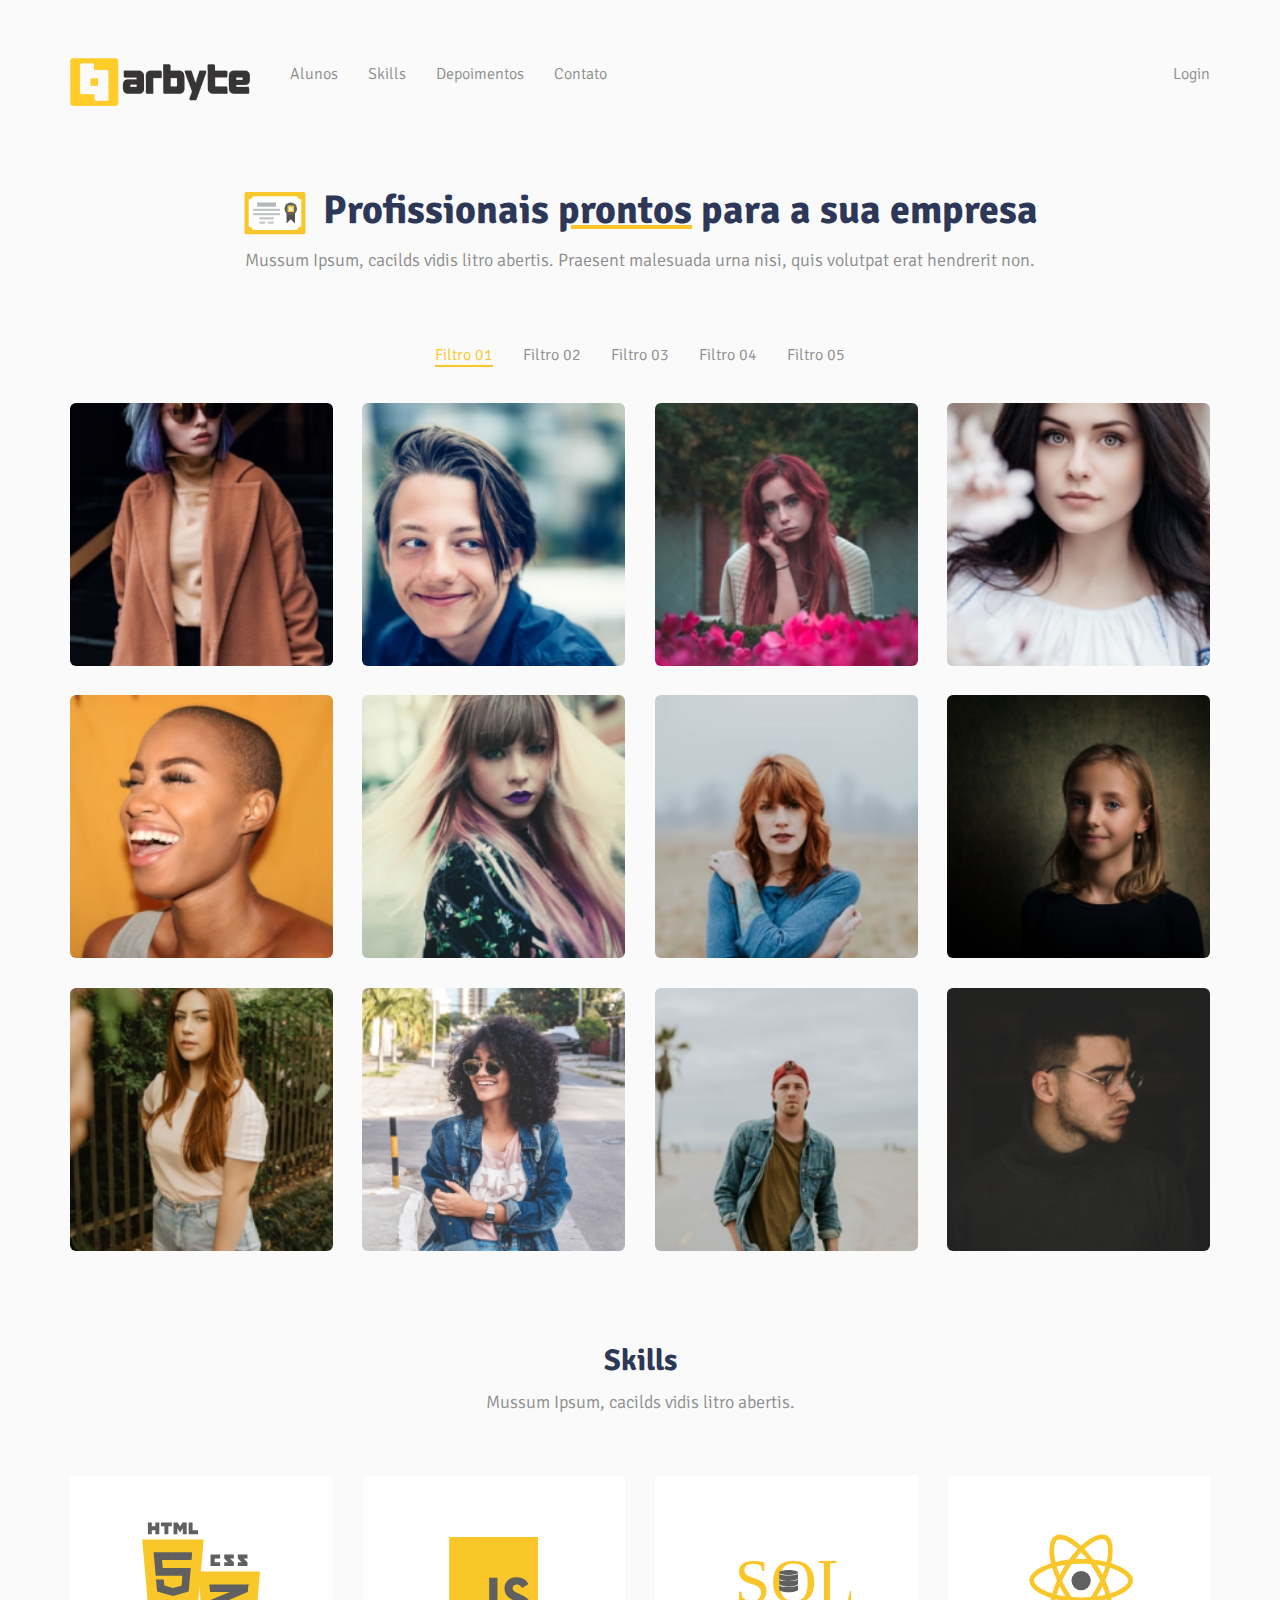
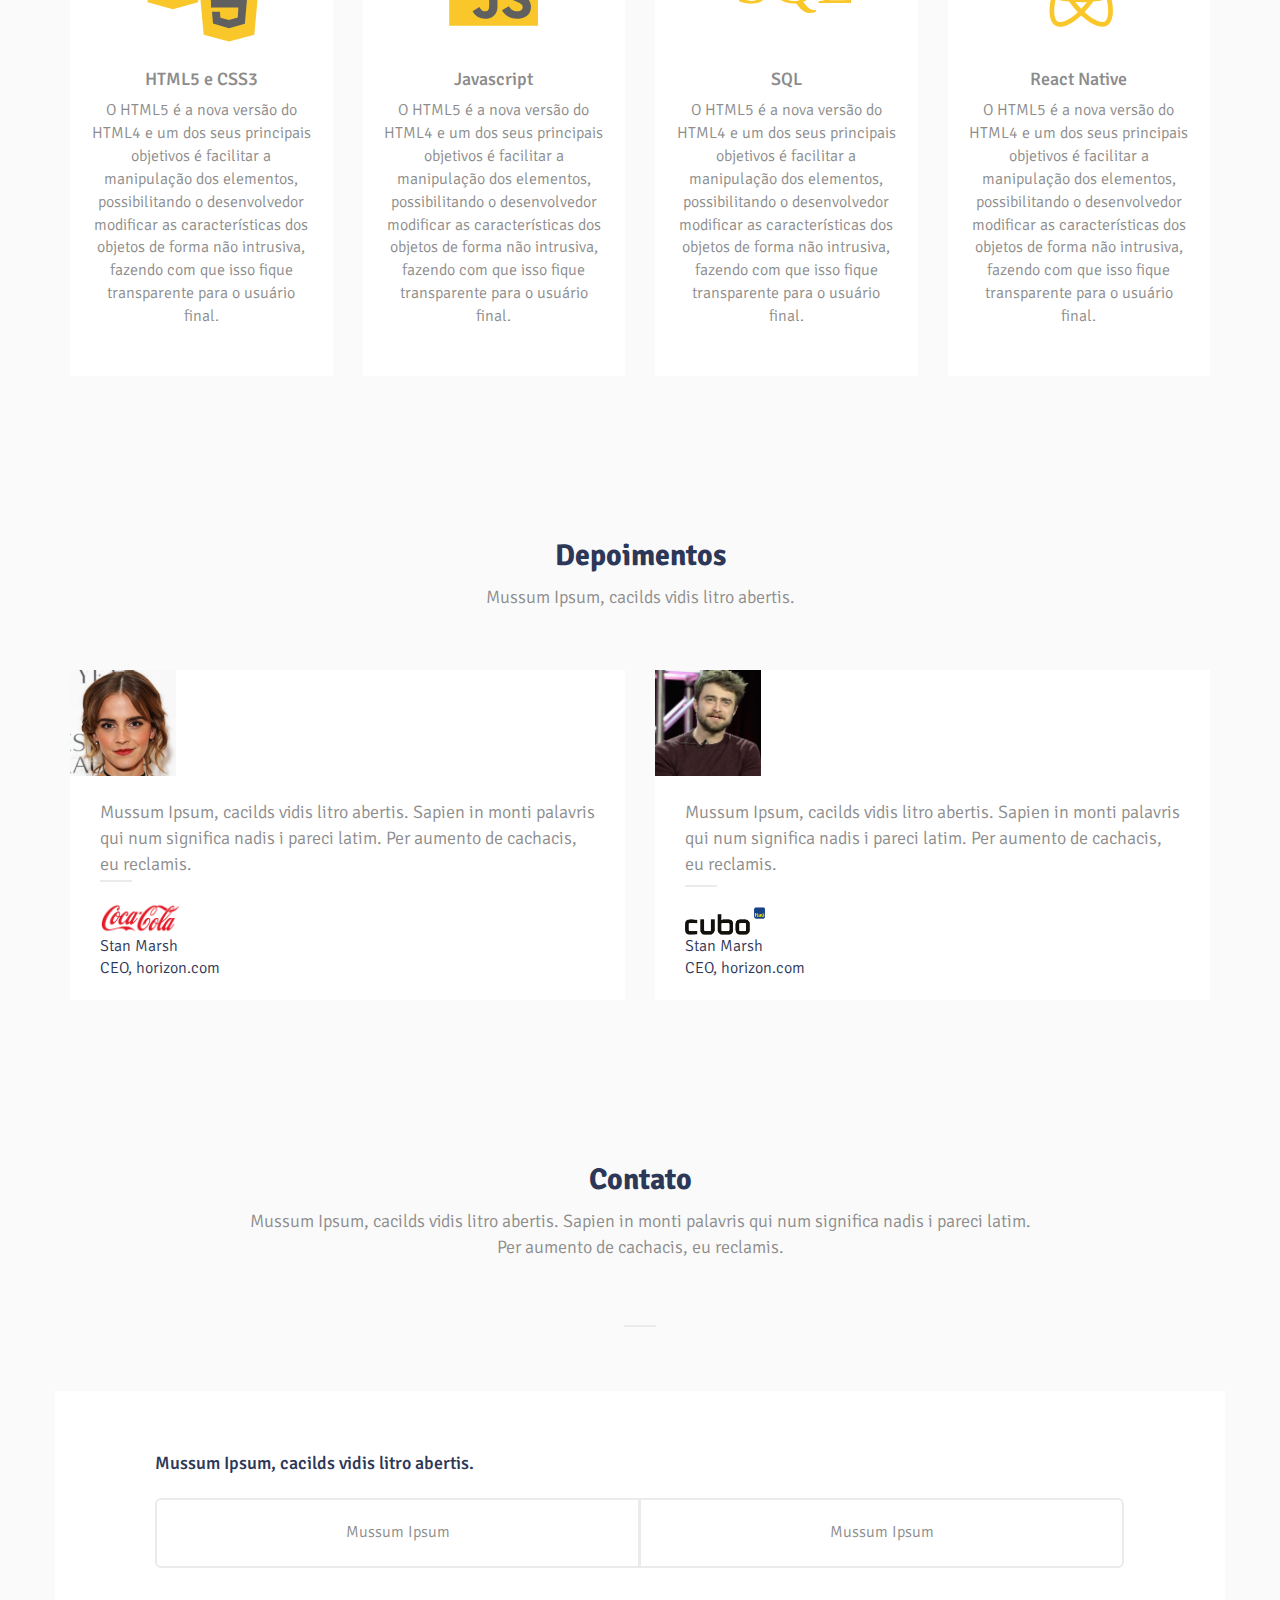
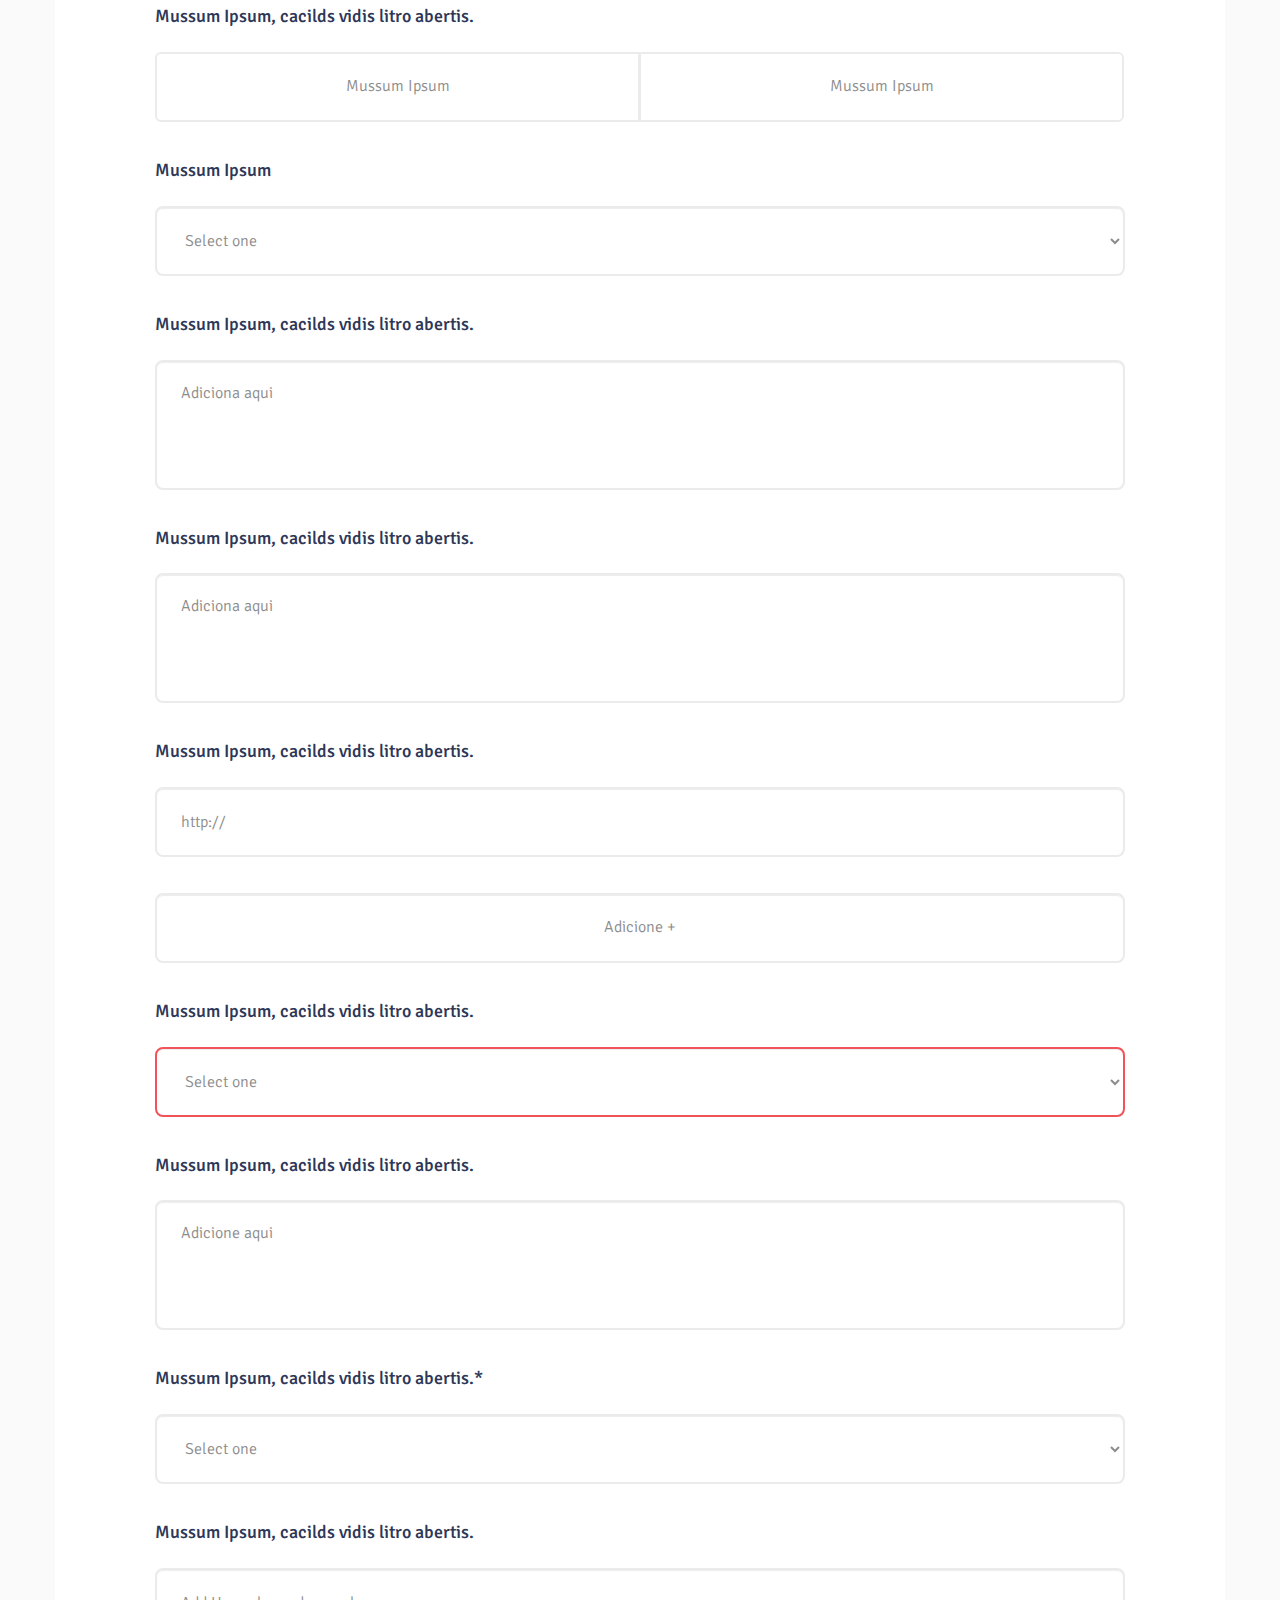
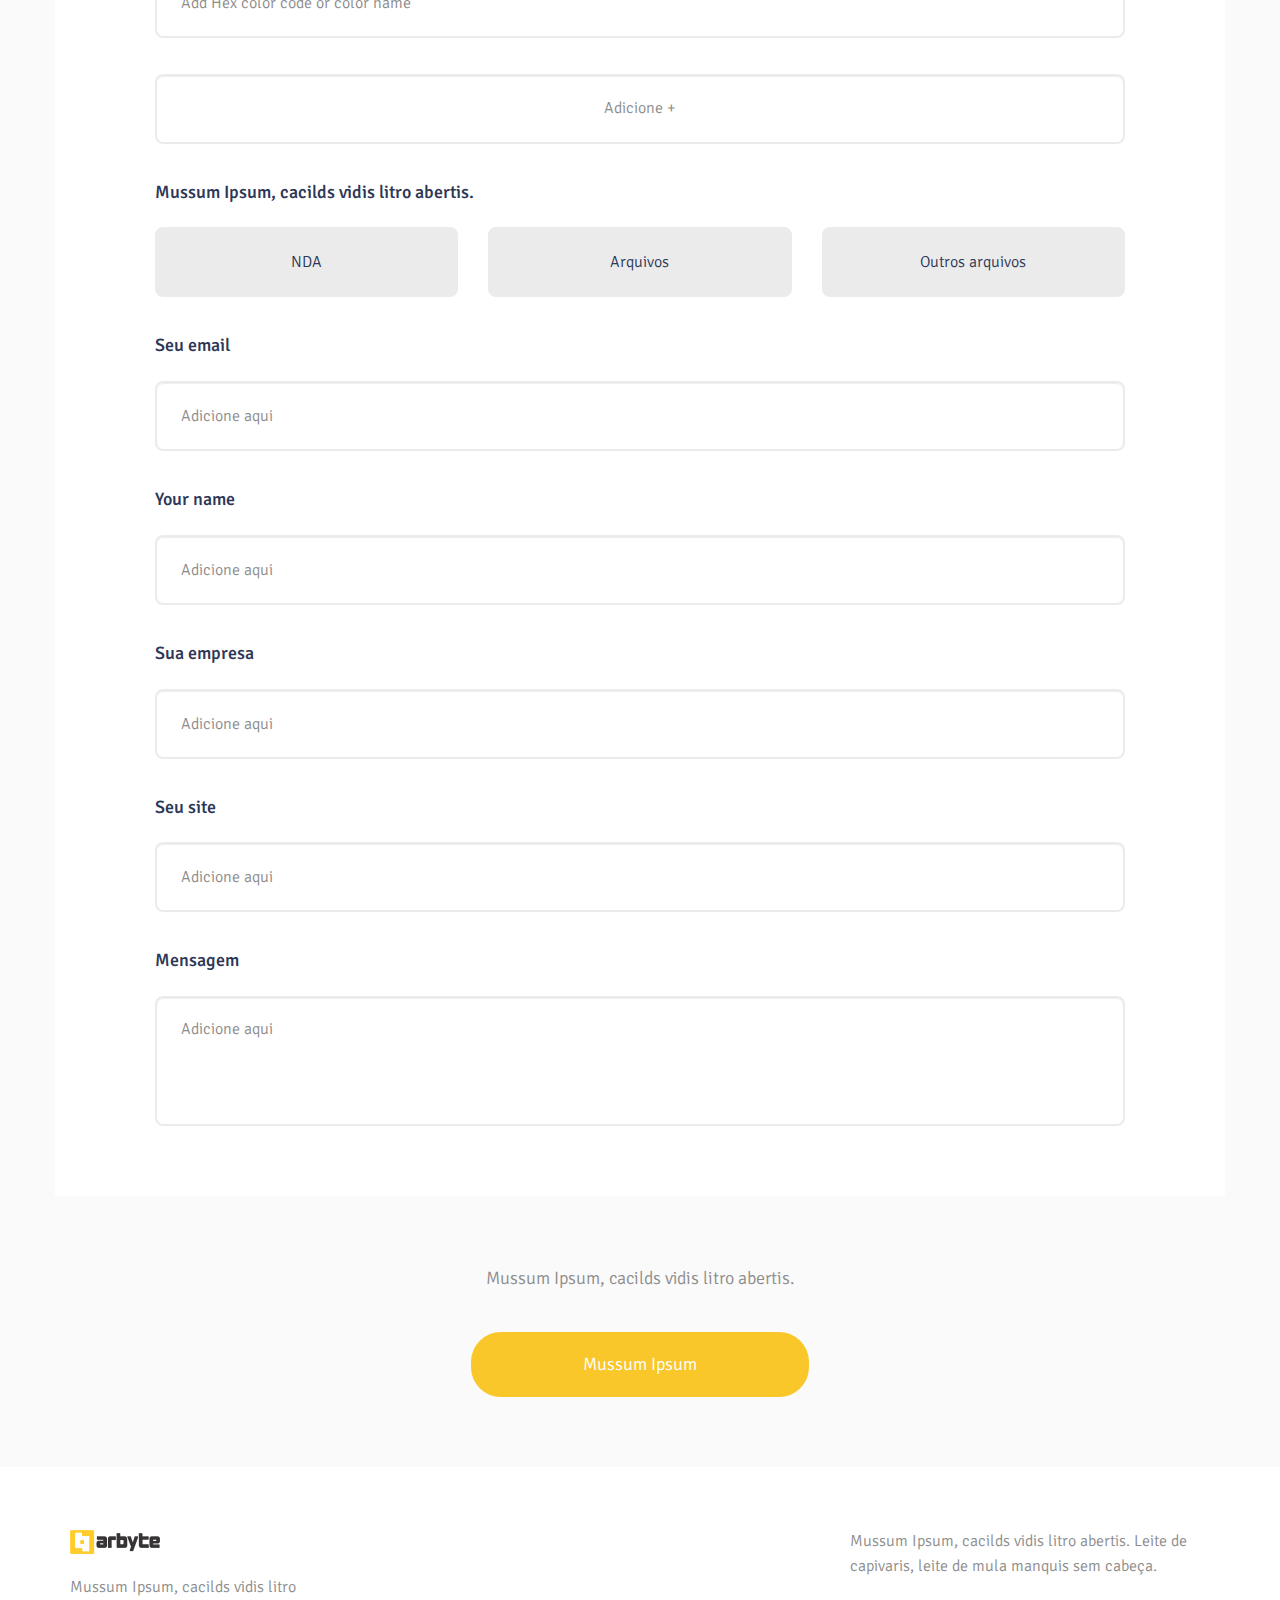
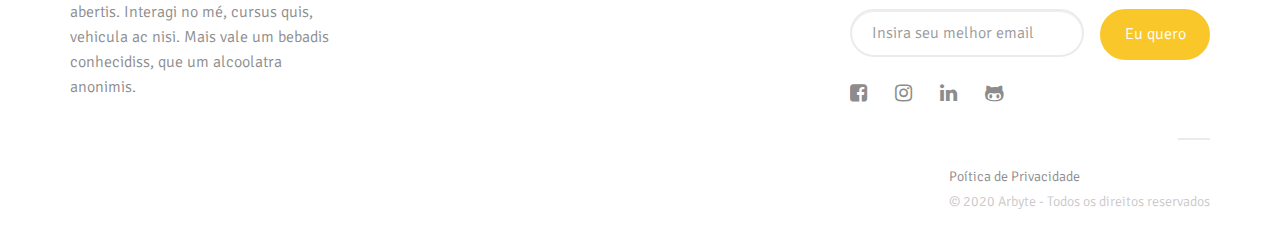
<file: index.html>
<!DOCTYPE html>
<html lang="pt-br">
    <head>
        <meta http-equiv="Content-Type" content="text/html; charset=utf-8">
        <meta http-equiv="X-UA-Compatible" content="IE=edge">
        <meta name="viewport" content="width=device-width, initial-scale=1">
        <meta name="author" content="Arbyte">
        <title>Classificados Arbyte</title>

        <!-- FONTS -->
        <!--Signika-->
        <link href="https://fonts.googleapis.com/css?family=Signika:300,400,600,700" rel="stylesheet">
        <!--Font Awesome-->
        <link href="fonts/font_awesome/css/font-awesome.css" rel="stylesheet">

        <!-- STYLESHEET -->
        <!-- Vendor -->
        <link href="external/bootstrap/bootstrap.min.css" rel="stylesheet">
        <!-- Custom -->
        <link href="css/style.css" rel="stylesheet">

        <!-- HTML5 shim and Respond.js IE8 support of HTML5 elements and media queries -->
        <!--[if lt IE 9]>
        <script src="https://oss.maxcdn.com/libs/html5shiv/3.7.0/html5shiv.js"></script>
        <script src="https://oss.maxcdn.com/libs/respond.js/1.3.0/respond.min.js"></script>
        <![endif]-->

        <link rel="icon" type="image/png" sizes="16x16" href="/images/favicon-16x16.png">

    </head>
    <body>
        
        <!-- HEADER -->
        <header>
            <div class="container">
                <a href="index.html" class="logo pull-left">
                    <img src="images/logo-arbyte.png" alt="logo">
                </a>
                <nav>
                   <!-- <div class="dropdown pull-left">
                        <a data-toggle="dropdown" href="#">Store <b class="caret"></b></a>
                        <ul class="dropdown-menu" role="menu" aria-labelledby="dLabel">
                            <li><a href="index.html">Home Page</a></li>
                            <li><a href="browse.html">Browse Page</a></li>
                            <li><a href="single_item.html">Single Item Page</a></li>
                            <li><a href="single_item_themeforest_affiliate.html">Single Item Themeforest Affiliate Page</a></li>
                            <li><a href="login.html">Login Page</a></li>
                            <li><a href="signup.html">Signup Page</a></li>
                            <li><a href="services.html">Services Page</a></li>
                            <li><a href="order_service.html">Order Service Page</a></li>
                            <li><a href="cart.html">Cart Page</a></li>
                            <li><a href="downloads.html">Downloads Page</a></li>
                            <li><a href="works.html">Works Page</a></li>
                            <li><a href="case_study.html">Case Study Page</a></li>
                            <li><a href="pricing.html">Pricing Page</a></li>
                            <li><a href="knowledge_base.html">Knowledge Base Page</a></li>
                            <li><a href="knowledge_base_browse_topic.html">Knowledge Base Browse Topic Page</a></li>
                            <li><a href="knowledge_base_single_topic.html">Knowledge Base Single Topic Page</a></li>
                            <li><a href="contact_support.html">Contact Support Page</a></li>
                            <li><a href="about_us.html">About Us Page</a></li>
                        </ul> 
                    </div> -->
                    <ul class="list-inline pull-left">
                        <li><a href="#alunos">Alunos</a></li>
                        <li><a href="#skills">Skills</a></li>
                        <li><a href="#depoimentos">Depoimentos</a></li>
                        <li><a href="#contato">Contato</a></li>
                    </ul>
                    <ul class="list-inline pull-right">
                        <li><i class="fas fa-user-circle"></i><a href="login.html">Login</a></li>
                       <!-- <li><a href="cart.html">Your Cart</a></li> -->
                    </ul>
                </nav>
            </div>
        </header>

        <!-- MAIN -->
        <main class="home">
            <div class="container">
                <section class="text-block mb-70">
                    <div class="hover"></div>
                    <h1 class="text-center"><img class="icone" src="images/certificate.svg" alt="">Profissionais <u>prontos</u> para a sua empresa</h1>
                    <p class="text-center">Mussum Ipsum, cacilds vidis litro abertis. Praesent malesuada urna nisi, quis volutpat erat hendrerit non. </p>
                </section>
                
                
               


                <ul class="list-inline list-menu navigation-isotope" id="alunos">
                    <li class="button" data-filter="*"><a href="#">Filtro 01</a></li>
                    <li class="button" data-filter=".site-template"><a href="#">Filtro 02</a></li>
                    <li class="button" data-filter=".psd-template"><a href="#">Filtro 03</a></li>
                    <li class="button" data-filter=".icons"><a href="#">Filtro 04</a></li>
                    <li class="button" data-filter=".mockup"><a href="#">Filtro 05</a></li>
                </ul>
                
                <section class="preview row isotope">
                    <div class="col-md-3 col-sm-4 col-xs-4 block wordpress icons">
                        <a href="#"><img class="alunos" src="images/avatar01.png" alt="">
                            <h3 class="name">Adriana Carla</h3>
                        </a>
                    </div>
                    
                    <div class="col-md-3 col-sm-4 col-xs-4 block site-template mockup">
                        <a href="#"><img class="alunos" src="images/avatar02.png" alt="">
                            <h3 class="name">Adriana Carla</h3>
                        </a>
                    </div>
                    <div class="col-md-3 col-sm-4 col-xs-4 block wordpress psd-template">
                        <a href="#"><img class="alunos" src="images/avatar03.png" alt="">
                            <h3 class="name">Adriana Carla</h3>
                        </a>
                    </div>
                    <div class="col-md-3 col-sm-4 col-xs-4 block wordpress site-template mockup">
                        <a href="#"><img class="alunos" src="images/avatar04.png" alt="">
                            <h3 class="name">Adriana Carla</h3>
                        </a>
                    </div>
                    <div class="col-md-3 col-sm-4 col-xs-4 block wordpress site-template icons">
                        <a href="#"><img class="alunos" src="images/avatar05.png" alt="">
                            <h3 class="name">Adriana Carla</h3>
                        </a>
                    </div>
                    <div class="col-md-3 col-sm-4 col-xs-4 block psd-template icons">
                        <a href="#"><img class="alunos" src="images/avatar06.png" alt="">
                            <h3 class="name">Adriana Carla</h3>
                        </a>
                    </div>
                    <div class="col-md-3 col-sm-4 col-xs-4 block mockup site-template">
                        <a href="#"><img class="alunos" src="images/avatar07.png" alt="">
                            <h3 class="name">Adriana Carla</h3>
                        </a>
                    </div>
                    <div class="col-md-3 col-sm-4 col-xs-4 block psd-template icons">
                        <a href="#"><img class="alunos" src="images/avatar08.png" alt="">
                            <h3 class="name">Adriana Carla</h3>
                        </a>
                    </div>

                    <div class="col-md-3 col-sm-4 col-xs-4 block psd-template icons">
                        <a href="#"><img class="alunos" src="images/avatar09.png" alt="">
                            <h3 class="name">Adriana Carla</h3>
                        </a>
                    </div>
                    <div class="col-md-3 col-sm-4 col-xs-4 block wordpress psd-template icons">
                        <a href="#"><img class="alunos" src="images/avatar10.png" alt="">
                            <h3 class="name">Adriana Carla</h3>
                        </a>
                    </div>
                    <div class="col-md-3 col-sm-4 col-xs-4 block psd-template icons">
                        <a href="#"><img class="alunos" src="images/avatar11.png" alt="">
                            <h3 class="name">Adriana Carla</h3>
                        </a>
                    </div>
                    <div class="col-md-3 col-sm-4 col-xs-4 block wordpress psd-template icons">
                        <a href="#"><img class="alunos" src="images/avatar12.png" alt="">
                            <h3 class="name">Adriana Carla</h3>
                        </a>
                    </div> 
                </section>
                <section class="text-block mb-60" id="skills">
                    <h2 class="text-center">Skills</h2>
                    <p class="text-center">Mussum Ipsum, cacilds vidis litro abertis. </p>
                </section>
                <section class="offers anim-scale row">
                    <div class="col-md-3 col-sm-6 col-xs-6">
                        <a href="#">
                            <div class="hover"></div>
                            <img src="images/SVG/html_css.svg" alt="">
                            <h4>HTML5 e CSS3</h4>
                                <p>O HTML5 é a nova versão do HTML4 e um dos seus principais objetivos é facilitar a manipulação dos elementos, possibilitando o desenvolvedor modificar as características dos objetos de forma não intrusiva, fazendo com que isso fique transparente para o usuário final.</p>
                            
                        </a>
                    </div>
                    <div class="col-md-3 col-sm-6 col-xs-6">
                        <a href="#">
                            <div class="hover"></div>
                            <img src="images/SVG/javascript.svg" alt="">
                            <h4>Javascript</h4>
                            <p>O HTML5 é a nova versão do HTML4 e um dos seus principais objetivos é facilitar a manipulação dos elementos, possibilitando o desenvolvedor modificar as características dos objetos de forma não intrusiva, fazendo com que isso fique transparente para o usuário final.</p>
                        </a>
                    </div>
                    <div class="col-md-3 col-sm-6 col-xs-6">
                        <a href="#">
                            <div class="hover"></div>
                            <img src="images/SVG/sql.svg" alt="">
                            <h4>SQL</h4>
                            <p>O HTML5 é a nova versão do HTML4 e um dos seus principais objetivos é facilitar a manipulação dos elementos, possibilitando o desenvolvedor modificar as características dos objetos de forma não intrusiva, fazendo com que isso fique transparente para o usuário final.</p>
                        </a>
                    </div>
                    <div class="col-md-3 col-sm-6 col-xs-6">
                        <a href="#">
                            <div class="hover"></div>
                            <img src="images/SVG/react.svg" alt="">
                            <h4>React Native</h4>
                            <p>O HTML5 é a nova versão do HTML4 e um dos seus principais objetivos é facilitar a manipulação dos elementos, possibilitando o desenvolvedor modificar as características dos objetos de forma não intrusiva, fazendo com que isso fique transparente para o usuário final.</p>
                        </a>
                    </div>
                </section>
                <section class="row mb-40">
                    <section class="text-block mb-60" id="depoimentos">
                        <h2 class="text-center">Depoimentos</h2>
                        <p class="text-center">Mussum Ipsum, cacilds vidis litro abertis. </p>
                    </section>

                    <div class="col-md-6">
                        <a href="#" class="comment">
                            <div class="image">
                                <img src="images/emmawatson.jpg" alt="">
                            </div>
                            <p>Mussum Ipsum, cacilds vidis litro abertis. Sapien in monti palavris qui num significa nadis i pareci latim. Per aumento de cachacis, eu reclamis.</p>
                            <div class="caption">
                                <img class="logodepoimento" src="images/Coca-Cola-Logo.png" alt="">
                                <p>Stan Marsh</p>
                                <p>CEO, horizon.com</p>
                            </div>
                        </a>
                    </div>

                    
                    <div class="col-md-6">
                        <a href="#" class="comment">
                            <div class="image">
                                <img src="images/daniel-radcliffe-nega-que-esta-em-nova-serie-da-disney-e-o-motivo-e-o-roteiro-1582138574355_v2_450x450.jpg" alt="">
                            </div>
                            <p>Mussum Ipsum, cacilds vidis litro abertis. Sapien in monti palavris qui num significa nadis i pareci latim. Per aumento de cachacis, eu reclamis. </p>
                            <div class="caption">
                                <img class="logodepoimento" src="images/itau.png" alt="">
                                <p>Stan Marsh</p>
                                <p>CEO, horizon.com</p>
                            </div>
                        </a>
                    </div>
                </div>
            </section>
            
            <div class="border-decor bd-130 bd-center" id="contato">
                <section class="text-block mb-70">
                    <h2 class="text-center">Contato</h2>
                    <p class="text-center">Mussum Ipsum, cacilds vidis litro abertis. Sapien in monti palavris qui num significa nadis i pareci latim. Per aumento de cachacis, eu reclamis.</p>
                </section>
            </div>
            <section class="form-section mb-70">
                <form action="#" method="post">
                    <div class="row">
                        <div class="col-md-12">
                            <label>Mussum Ipsum, cacilds vidis litro abertis.</label>
                            <div class="btn-group btn-group-lg btns-2" data-toggle="buttons">
                                <label class="btn btn-primary">
                                    <input type="radio" name="option1" id="" required> Mussum Ipsum
                                </label>
                                <label class="btn btn-primary">
                                    <input type="radio" name="option1" id="" required> Mussum Ipsum
                                </label>
                            </div>
                        </div>
                        <div class="col-md-12">
                            <label>Mussum Ipsum, cacilds vidis litro abertis.</label>
                            <div class="btn-group btn-group-lg btns-2" data-toggle="buttons">
                                <label class="btn btn-primary">
                                    <input type="radio" name="option2" id="" required> Mussum Ipsum
                                </label>
                                <label class="btn btn-primary">
                                    <input type="radio" name="option2" id="" required> Mussum Ipsum
                                </label>
                            </div>
                        </div>
                        <div class="col-md-12">
                            <label>Mussum Ipsum</label>
                            <select name="" id="" class="form-control" required>
                                <option>Select one</option>
                                <option>Select two</option>
                                <option>Select three</option>
                            </select>
                        </div>
                        <div class="col-md-12">
                            <label>Mussum Ipsum, cacilds vidis litro abertis.</label>
                            <textarea name="" id="" class="form-control" required>Adiciona aqui</textarea>
                        </div>
                        <div class="col-md-12">
                            <label>Mussum Ipsum, cacilds vidis litro abertis.</label>
                            <textarea name="" id="" class="form-control">Adiciona aqui</textarea>
                        </div>
                        <div class="col-md-12">
                            <label>Mussum Ipsum, cacilds vidis litro abertis.</label>
                            <input type="text" name="" id="" class="form-control" placeholder="http://">
                            <input type="button" class="btn form-control" value="Adicione +">
                        </div>
                        <div class="col-md-12">
                            <label>Mussum Ipsum, cacilds vidis litro abertis.</label>
                            <select name="" id="" class="form-control form-error" required>
                                <option>Select one</option>
                                <option>Select two</option>
                                <option>Select three</option>
                            </select>
                        </div>
                        <div class="col-md-12">
                            <label>Mussum Ipsum, cacilds vidis litro abertis.</label>
                            <textarea name="" id="" class="form-control">Adicione aqui</textarea>
                        </div>
                        <div class="col-md-12">
                            <label>Mussum Ipsum, cacilds vidis litro abertis.*</label>
                            <select name="" id="" class="form-control" required>
                                <option>Select one</option>
                                <option>Select two</option>
                                <option>Select three</option>
                            </select>
                        </div>
                        <div class="col-md-12">
                            <label>Mussum Ipsum, cacilds vidis litro abertis.</label>
                            <input type="text" name="" id="" class="form-control" placeholder="Add Hex color code or color name">
                            <input type="button" class="btn form-control" value="Adicione +">
                        </div>
                        <div class="col-md-12">
                            <label>Mussum Ipsum, cacilds vidis litro abertis.</label>
                            <div class="btn-group btn-group-lg btn-group-upload">
                                <div class="row">
                                    <div class="col-md-4 col-sm-4">
                                        <input type="button" class="btn btn-primary" value="NDA">
                                    </div>
                                    <div class="col-md-4 col-sm-4">
                                        <input type="button" class="btn btn-primary" value="Arquivos">
                                    </div>
                                    <div class="col-md-4 col-sm-4">
                                        <input type="button" class="btn btn-primary" value="Outros arquivos">
                                    </div>
                                </div>
                            </div>
                        </div>
                        <div class="col-md-12">
                            <label>Seu email</label>
                            <input type="email" name="" id="" class="form-control" placeholder="Adicione aqui" required>
                        </div>
                        <div class="col-md-12">
                            <label>Your name</label>
                            <input type="text" name="" id="" class="form-control" placeholder="Adicione aqui">
                        </div>
                        <div class="col-md-12">
                            <label>Sua empresa</label>
                            <input type="text" name="" id="" class="form-control" placeholder="Adicione aqui">
                        </div>
                        <div class="col-md-12">
                            <label>Seu site</label>
                            <input type="text" name="" id="" class="form-control" placeholder="Adicione aqui">
                        </div>
                        <div class="col-md-12">
                            <label>Mensagem</label>
                            <textarea name="" id="" class="form-control">Adicione aqui</textarea>
                        </div>
                    </div>
                </form>
            </section>
            <p class="text-center mb-40">Mussum Ipsum, cacilds vidis litro abertis.</p>
            <a href="#" class="btn btn-center btn-large mb-70">Mussum Ipsum</a>
        </div>
    </main>

        </main>

        <!-- FOOTER -->
        <footer>
            <div class="container">
                <div class="row">
                    <div class="col-md-4 col-sm-6 col-xs-6">
                        <a href="index.html" class="logo">
                            <img src="/images/logo-arbyte.png" alt="logo">
                        </a>
                        <p>Mussum Ipsum, cacilds vidis litro abertis. Interagi no mé, cursus quis, vehicula ac nisi. Mais vale um bebadis conhecidiss, que um alcoolatra anonimis.</p>
                    </div>
                   <div class="col-md-4 col-sm-6 col-xs-6">
                        <!--<ul class="footer-menu">
                            <li>
                                <a href="#" class="border-decor">Store</a>
                                <ul>
                                    <li><a href="works.html">Wordpress</a></li>
                                    <li><a href="works.html">PSD Theme</a></li>
                                    <li><a href="works.html">Icons Packs</a></li>
                                    <li><a href="works.html">Site Template</a></li>
                                </ul>
                            </li>
                            <li>
                                <a href="#" class="border-decor">Info</a>
                                <ul>
                                    <li><a href="services.html">Services</a></li>
                                    <li><a href="contact_support.html">Contact</a></li>
                                    <li><a href="pricing.html">Pricing</a></li>
                                    <li><a href="index.html">Blog</a></li>
                                </ul>
                            </li>
                        </ul>-->
                    </div>
                    <div class="clearfix hidden-md hidden-lg"></div>
                    <div class="col-md-4 col-sm-12">
                        <p>Mussum Ipsum, cacilds vidis litro abertis. Leite de capivaris, leite de mula manquis sem cabeça.</p>
                        <form action="#" method="post">
                            <input type="text" class="form-control" placeholder="Insira seu melhor email" />
                            <input type="submit" class="btn btn-small c-btn-1" value="Eu quero" />
                        </form>
                        <ul class="icons">
                            <li><a href="#"><i class="fa fa-facebook-square" aria-hidden="true"></i></a></li>
                            <li><a href="#"><i class="fa fa-instagram" aria-hidden="true"></i></a></li>
                            <li><a href="#"><i class="fa fa-linkedin" aria-hidden="true"></i></a></li>
                            <li><a href="#"><i class="fa fa-github-alt" aria-hidden="true"></i></a></li>
                        </ul>
                    </div>
                    <div class="col-md-12">
                        <div class="copyright pull-right"><a data-toggle="modal" data-target="#politicadeprivacidade">Poítica de Privacidade</a><br> &#169; 2020 Arbyte - Todos os direitos reservados</div>
                    </div>

                    <!-- Modal -->
                    <div class="modal fade" id="politicadeprivacidade" tabindex="-1" role="dialog" aria-labelledby="TituloModalLongoExemplo"
                        aria-hidden="true">
                        <div class="modal-dialog" role="document">
                            <div class="modal-content">
                                <div class="modal-header">
                                    <h2 class="modal-title" id="TituloModalLongoExemplo">Politica Privacidade</h2>
                                    <button type="button" class="close" data-dismiss="modal" aria-label="Fechar">
                                        <span aria-hidden="true">&times;</span>
                                    </button>
                                </div>
                                <div class="modal-body">
                                    <p>A sua privacidade é importante para nós. É política do Classificados Arbyte respeitar a sua privacidade em relação a qualquer informação sua que possamos coletar no site <a href=https://www.classificados.arbyte.com.br/>Classificados Arbyte</a>, e outros sites que possuímos e operamos.</p> <p>Solicitamos informações pessoais apenas quando realmente precisamos delas para lhe fornecer um serviço. Fazemo-lo por meios justos e legais, com o seu conhecimento e consentimento. Também informamos por que estamos coletando e como será usado. </p> <p>Apenas retemos as informações coletadas pelo tempo necessário para fornecer o serviço solicitado. Quando armazenamos dados, protegemos dentro de meios comercialmente aceitáveis ​​para evitar perdas e roubos, bem como acesso, divulgação, cópia, uso ou modificação não autorizados.</p> <p>Não compartilhamos informações de identificação pessoal publicamente ou com terceiros, exceto quando exigido por lei.</p> <p>O nosso site pode ter links para sites externos que não são operados por nós. Esteja ciente de que não temos controle sobre o conteúdo e práticas desses sites e não podemos aceitar responsabilidade por suas respectivas <a href='https://politicaprivacidade.com' target='_BLANK'>políticas de privacidade</a>. </p> <p>Você é livre para recusar a nossa solicitação de informações pessoais, entendendo que talvez não possamos fornecer alguns dos serviços desejados.</p> <p>uso continuado de nosso site será considerado como aceitação de nossas práticas em torno de privacidade e informações pessoais. Se você tiver alguma dúvida sobre como lidamos com dados do usuário e informações pessoais, entre em contacto connosco.</p> <h2>Política de Cookies Classificados Arbyte</h2> <h3>O que são cookies?</h3> <p>Como é prática comum em quase todos os sites profissionais, este site usa cookies, que são pequenos arquivos baixados no seu computador, para melhorar sua experiência. Esta página descreve quais informações eles coletam, como as usamos e por que às vezes precisamos armazenar esses cookies. Também compartilharemos como você pode impedir que esses cookies sejam armazenados, no entanto, isso pode fazer o downgrade ou 'quebrar' certos elementos da funcionalidade do site.</p> <h3>Como usamos os cookies?</h3> <p>Utilizamos cookies por vários motivos, detalhados abaixo. Infelizmente, na maioria dos casos, não existem opções padrão do setor para desativar os cookies sem desativar completamente a funcionalidade e os recursos que eles adicionam a este site. É recomendável que você deixe todos os cookies se não tiver certeza se precisa ou não deles, caso sejam usados ​​para fornecer um serviço que você usa.</p> <h3>Desativar cookies</h3> <p>Você pode impedir a configuração de cookies ajustando as configurações do seu navegador (consulte a Ajuda do navegador para saber como fazer isso). Esteja ciente de que a desativação de cookies afetará a funcionalidade deste e de muitos outros sites que você visita. A desativação de cookies geralmente resultará na desativação de determinadas funcionalidades e recursos deste site. Portanto, é recomendável que você não desative os cookies.</p> <h3>Cookies que definimos</h3> <ul> <li> Cookies relacionados à conta<br><br> Se você criar uma conta connosco, usaremos cookies para o gerenciamento do processo de inscrição e administração geral. Esses cookies geralmente serão excluídos quando você sair do sistema, porém, em alguns casos, eles poderão permanecer posteriormente para lembrar as preferências do seu site ao sair.<br><br> </li> <li> Cookies relacionados ao login<br><br> Utilizamos cookies quando você está logado, para que possamos lembrar dessa ação. Isso evita que você precise fazer login sempre que visitar uma nova página. Esses cookies são normalmente removidos ou limpos quando você efetua logout para garantir que você possa acessar apenas a recursos e áreas restritas ao efetuar login.<br><br> </li> <li> Cookies relacionados a boletins por e-mail<br><br> Este site oferece serviços de assinatura de boletim informativo ou e-mail e os cookies podem ser usados ​​para lembrar se você já está registrado e se deve mostrar determinadas notificações válidas apenas para usuários inscritos / não inscritos.<br><br> </li> <li> Pedidos processando cookies relacionados<br><br> Este site oferece facilidades de comércio eletrônico ou pagamento e alguns cookies são essenciais para garantir que seu pedido seja lembrado entre as páginas, para que possamos processá-lo adequadamente.<br><br> </li> <li> Cookies relacionados a pesquisas<br><br> Periodicamente, oferecemos pesquisas e questionários para fornecer informações interessantes, ferramentas úteis ou para entender nossa base de usuários com mais precisão. Essas pesquisas podem usar cookies para lembrar quem já participou numa pesquisa ou para fornecer resultados precisos após a alteração das páginas.<br><br> </li> <li> Cookies relacionados a formulários<br><br> Quando você envia dados por meio de um formulário como os encontrados nas páginas de contacto ou nos formulários de comentários, os cookies podem ser configurados para lembrar os detalhes do usuário para correspondência futura.<br><br> </li> <li> Cookies de preferências do site<br><br> Para proporcionar uma ótima experiência neste site, fornecemos a funcionalidade para definir suas preferências de como esse site é executado quando você o usa. Para lembrar suas preferências, precisamos definir cookies para que essas informações possam ser chamadas sempre que você interagir com uma página for afetada por suas preferências.<br> </li> </ul> <h3>Cookies de Terceiros</h3> <p>Em alguns casos especiais, também usamos cookies fornecidos por terceiros confiáveis. A seção a seguir detalha quais cookies de terceiros você pode encontrar através deste site.</p> <ul> <li> Este site usa o Google Analytics, que é uma das soluções de análise mais difundidas e confiáveis ​​da Web, para nos ajudar a entender como você usa o site e como podemos melhorar sua experiência. Esses cookies podem rastrear itens como quanto tempo você gasta no site e as páginas visitadas, para que possamos continuar produzindo conteúdo atraente. </li> </ul> <p>Para mais informações sobre cookies do Google Analytics, consulte a página oficial do Google Analytics.</p> <ul> <li> As análises de terceiros são usadas para rastrear e medir o uso deste site, para que possamos continuar produzindo conteúdo atrativo. Esses cookies podem rastrear itens como o tempo que você passa no site ou as páginas visitadas, o que nos ajuda a entender como podemos melhorar o site para você.</li> <li> Periodicamente, testamos novos recursos e fazemos alterações subtis na maneira como o site se apresenta. Quando ainda estamos testando novos recursos, esses cookies podem ser usados ​​para garantir que você receba uma experiência consistente enquanto estiver no site, enquanto entendemos quais otimizações os nossos usuários mais apreciam.</li> <li> À medida que vendemos produtos, é importante entendermos as estatísticas sobre quantos visitantes de nosso site realmente compram e, portanto, esse é o tipo de dados que esses cookies rastrearão. Isso é importante para você, pois significa que podemos fazer previsões de negócios com precisão que nos permitem analizar nossos custos de publicidade e produtos para garantir o melhor preço possível.</li> </ul><h3>Mais informações</h3> <p>Esperemos que esteja esclarecido e, como mencionado anteriormente, se houver algo que você não tem certeza se precisa ou não, geralmente é mais seguro deixar os cookies ativados, caso interaja com um dos recursos que você usa em nosso site.</p> <p>Esta política é efetiva a partir de <strong>Maio</strong>/<strong>2020</strong>.</p>
                                </div>
                                <div class="modal-footer">
                                    <button type="button" class="btn btn-secondary" data-dismiss="modal">Fechar</button>
                                </div>
                            </div>
                        </div>
                    </div>


                </div>
            </div>
        </footer>

        <!-- JAVA SCRIPT -->
        <script src="external/jquery/jquery.js"></script>
        <script src="external/bootstrap/bootstrap.min.js"></script>
        <!-- isotope -->
        <script src="external/isotope/isotope.pkgd.min.js" type="text/javascript"></script>
        <script src="external/isotope/isotope.packery.js" type="text/javascript"></script>

        <script src="js/app.js"></script>

    </body>
</html>
</file>
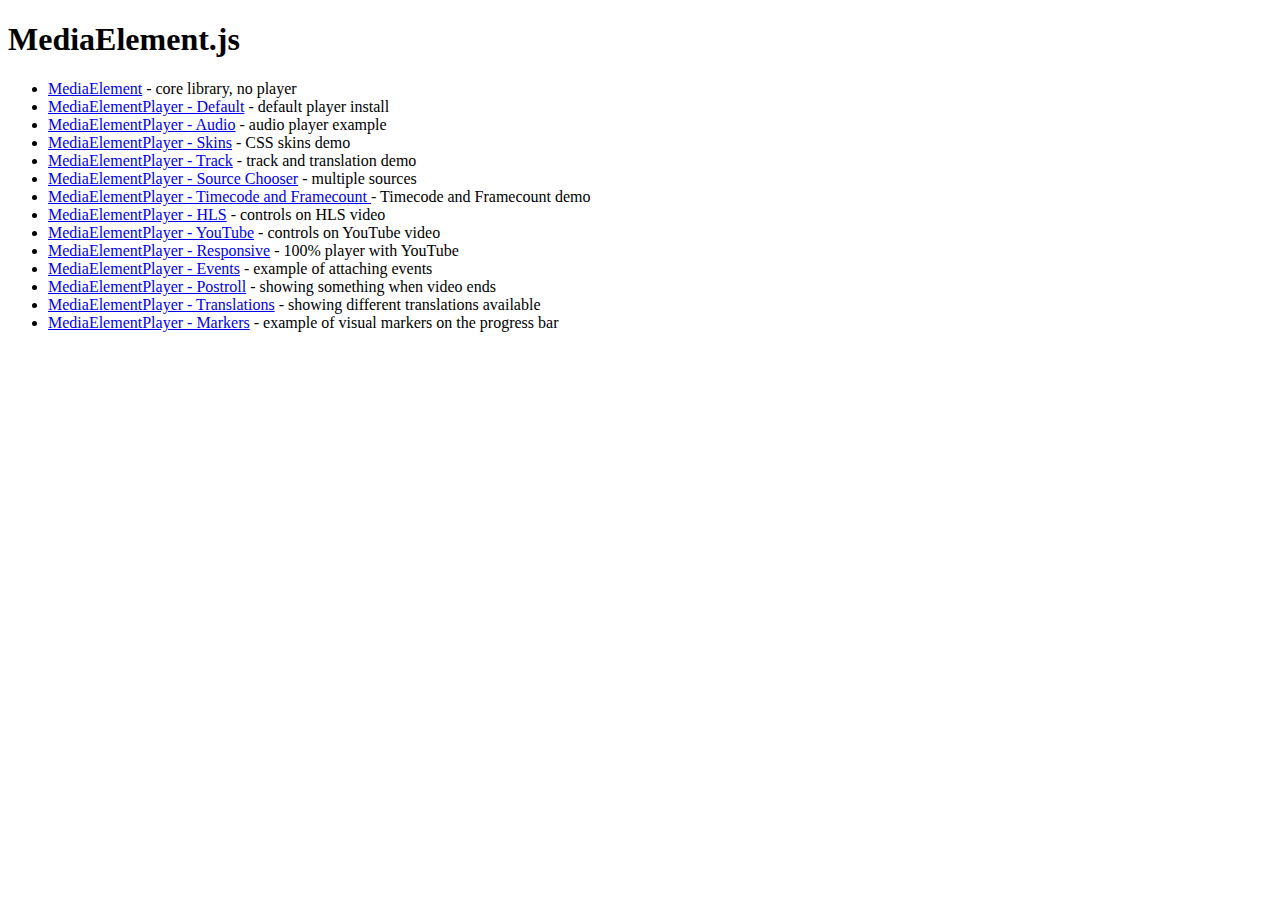
<file: external/player/johndyer-mediaelement-89793bc/info/demo/index.html>
<!DOCTYPE html>
<html>
<head>
	<meta http-equiv="Content-Type" content="text/html; charset=utf-8" />
	<title>MediaElement.js</title>	
</head>
<body>

<h1>MediaElement.js</h1>

<ul>
	<li><a href="mediaelement.html">MediaElement</a> - core library, no player</li>
	<li><a href="mediaelementplayer.html">MediaElementPlayer - Default</a> - default player install</li>
	<li><a href="mediaelementplayer-audio.html">MediaElementPlayer - Audio</a> - audio player example</li>
	<li><a href="mediaelementplayer-skins.html">MediaElementPlayer - Skins</a> - CSS skins demo</li>
	<li><a href="mediaelementplayer-track.html">MediaElementPlayer - Track</a> - track and translation demo</li>
	<li><a href="mediaelementplayer-sourcechooser.html">MediaElementPlayer - Source Chooser</a> - multiple sources</li>
	<li><a href="mediaelementplayer-frameaccurate.html">MediaElementPlayer - Timecode and Framecount </a> - Timecode and Framecount demo</li>
  <li><a href="mediaelementplayer-hls.html">MediaElementPlayer - HLS</a> - controls on HLS video</li>
	<li><a href="mediaelementplayer-youtube.html">MediaElementPlayer - YouTube</a> - controls on YouTube video</li>
	<li><a href="mediaelementplayer-responsive.html">MediaElementPlayer - Responsive</a> - 100% player with YouTube</li>
	<li><a href="mediaelementplayer-events.html">MediaElementPlayer - Events</a> - example of attaching events</li>
	<li><a href="mediaelementplayer-postroll.html">MediaElementPlayer - Postroll</a> - showing something when video ends</li>
	<li><a href="mediaelementplayer-translation.html">MediaElementPlayer - Translations</a> - showing different translations available</li>
	<li><a href="mediaelementplayer-markers.html">MediaElementPlayer - Markers</a> - example of visual markers on the progress bar</li>

</ul>

</body>
</html>
</file>
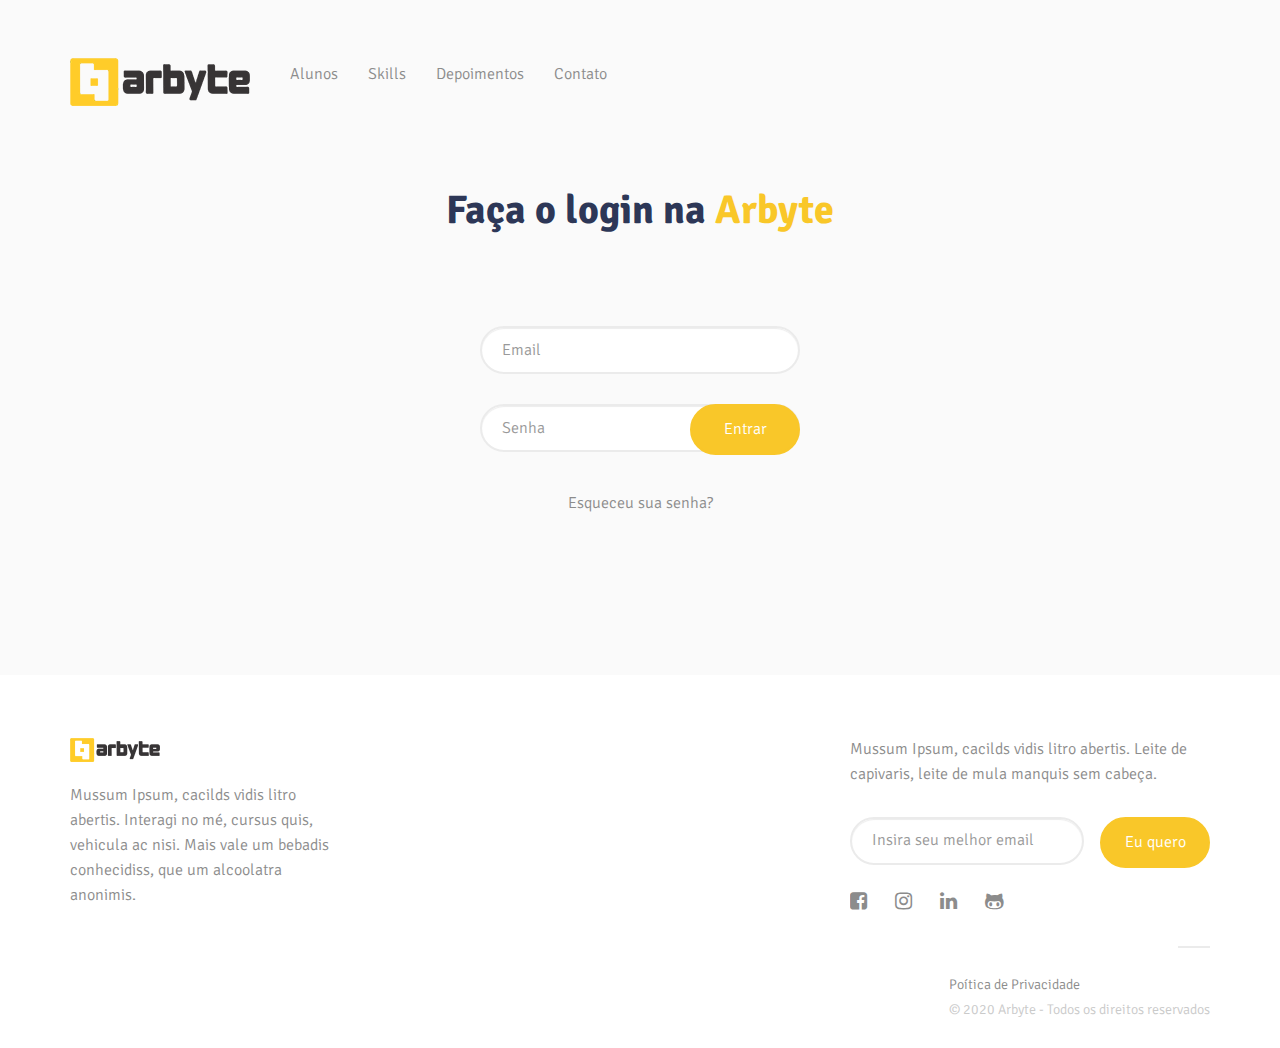
<file: login.html>
<!DOCTYPE html>
<html lang="en-US">
    <head>
        <meta http-equiv="Content-Type" content="text/html; charset=utf-8">
        <meta http-equiv="X-UA-Compatible" content="IE=edge">
        <meta name="viewport" content="width=device-width, initial-scale=1">
        <meta name="author" content="Arbyte">
        <title>Login | Classificados Arbyte</title>

        <!-- FONTS -->
        <!--Signika-->
        <link href="https://fonts.googleapis.com/css?family=Signika:300,400,600,700" rel="stylesheet">
        <!--Font Awesome-->
        <link href="fonts/font_awesome/css/font-awesome.css" rel="stylesheet">

        <!-- STYLESHEET -->
        <!-- Vendor -->
        <link href="external/bootstrap/bootstrap.min.css" rel="stylesheet">
        <!-- Custom -->
        <link href="css/style.css" rel="stylesheet">

        <!-- HTML5 shim and Respond.js IE8 support of HTML5 elements and media queries -->
        <!--[if lt IE 9]>
        <script src="https://oss.maxcdn.com/libs/html5shiv/3.7.0/html5shiv.js"></script>
        <script src="https://oss.maxcdn.com/libs/respond.js/1.3.0/respond.min.js"></script>
        <![endif]-->

    </head>
    <body>

        <!-- HEADER -->
        <header>
            <div class="container">
                <a href="index.html" class="logo pull-left">
                    <img src="images/logo-arbyte.png" alt="logo">
                </a>
                <nav>
                   <!-- <div class="dropdown pull-left">
                        <a data-toggle="dropdown" href="#">Store <b class="caret"></b></a>
                        <ul class="dropdown-menu" role="menu" aria-labelledby="dLabel">
                            <li><a href="index.html">Home Page</a></li>
                            <li><a href="browse.html">Browse Page</a></li>
                            <li><a href="single_item.html">Single Item Page</a></li>
                            <li><a href="single_item_themeforest_affiliate.html">Single Item Themeforest Affiliate Page</a></li>
                            <li><a href="login.html">Login Page</a></li>
                            <li><a href="signup.html">Signup Page</a></li>
                            <li><a href="services.html">Services Page</a></li>
                            <li><a href="order_service.html">Order Service Page</a></li>
                            <li><a href="cart.html">Cart Page</a></li>
                            <li><a href="downloads.html">Downloads Page</a></li>
                            <li><a href="works.html">Works Page</a></li>
                            <li><a href="case_study.html">Case Study Page</a></li>
                            <li><a href="pricing.html">Pricing Page</a></li>
                            <li><a href="knowledge_base.html">Knowledge Base Page</a></li>
                            <li><a href="knowledge_base_browse_topic.html">Knowledge Base Browse Topic Page</a></li>
                            <li><a href="knowledge_base_single_topic.html">Knowledge Base Single Topic Page</a></li>
                            <li><a href="contact_support.html">Contact Support Page</a></li>
                            <li><a href="about_us.html">About Us Page</a></li>
                        </ul> 
                    </div> -->
                    <ul class="list-inline pull-left">
                        <li><a href="index.html#alunos">Alunos</a></li>
                        <li><a href="index.html#skills">Skills</a></li>
                        <li><a href="index.html#depoimentos">Depoimentos</a></li>
                        <li><a href="index.html#contato">Contato</a></li>
                    </ul>
                </nav>
            </div>
        </header>

        <!-- MAIN -->
        <main class="login">
            <div class="container">
                <section class="text-block mb-90">
                    <h1 class="text-center">Faça o login na <span class="color-theme">Arbyte</span></h1>
                </section>
                <section class="login-form text-center">
                    <form action="#" method="post" class="mb-40">
                        <input type="email" name="email" class="form-control" placeholder="Email" required>
                        <div class="ipt-btn-block">
                            <input type="password" name="password" class="form-control" placeholder="Senha" required>
                            <input type="submit" class="btn btn-small" value="Entrar">
                        </div>
                    </form>
                    <a href="#" class="font-16 weight-lighter color-theme-hover">Esqueceu sua senha?</a>
                </section>
            </div>
        </main>

        <!-- FOOTER -->
        <footer>
            <div class="container">
                <div class="row">
                    <div class="col-md-4 col-sm-6 col-xs-6">
                        <a href="index.html" class="logo">
                            <img src="/images/logo-arbyte.png" alt="logo">
                        </a>
                        <p>Mussum Ipsum, cacilds vidis litro abertis. Interagi no mé, cursus quis, vehicula ac nisi. Mais vale um bebadis conhecidiss, que um alcoolatra anonimis.</p>
                    </div>
                   <div class="col-md-4 col-sm-6 col-xs-6">
                        <!--<ul class="footer-menu">
                            <li>
                                <a href="#" class="border-decor">Store</a>
                                <ul>
                                    <li><a href="works.html">Wordpress</a></li>
                                    <li><a href="works.html">PSD Theme</a></li>
                                    <li><a href="works.html">Icons Packs</a></li>
                                    <li><a href="works.html">Site Template</a></li>
                                </ul>
                            </li>
                            <li>
                                <a href="#" class="border-decor">Info</a>
                                <ul>
                                    <li><a href="services.html">Services</a></li>
                                    <li><a href="contact_support.html">Contact</a></li>
                                    <li><a href="pricing.html">Pricing</a></li>
                                    <li><a href="index.html">Blog</a></li>
                                </ul>
                            </li>
                        </ul>-->
                    </div>
                    <div class="clearfix hidden-md hidden-lg"></div>
                    <div class="col-md-4 col-sm-12">
                        <p>Mussum Ipsum, cacilds vidis litro abertis. Leite de capivaris, leite de mula manquis sem cabeça.</p>
                        <form action="#" method="post">
                            <input type="text" class="form-control" placeholder="Insira seu melhor email" />
                            <input type="submit" class="btn btn-small c-btn-1" value="Eu quero" />
                        </form>
                        <ul class="icons">
                            <li><a href="#"><i class="fa fa-facebook-square" aria-hidden="true"></i></a></li>
                            <li><a href="#"><i class="fa fa-instagram" aria-hidden="true"></i></a></li>
                            <li><a href="#"><i class="fa fa-linkedin" aria-hidden="true"></i></a></li>
                            <li><a href="#"><i class="fa fa-github-alt" aria-hidden="true"></i></a></li>
                        </ul>
                    </div>
                    <div class="col-md-12">
                        <div class="copyright pull-right"><a data-toggle="modal" data-target="#politicadeprivacidade">Poítica de Privacidade</a><br> &#169; 2020 Arbyte - Todos os direitos reservados</div>
                    </div>

                    <!-- Modal -->
                    <div class="modal fade" id="politicadeprivacidade" tabindex="-1" role="dialog" aria-labelledby="TituloModalLongoExemplo"
                        aria-hidden="true">
                        <div class="modal-dialog" role="document">
                            <div class="modal-content">
                                <div class="modal-header">
                                    <h2 class="modal-title" id="TituloModalLongoExemplo">Politica Privacidade</h2>
                                    <button type="button" class="close" data-dismiss="modal" aria-label="Fechar">
                                        <span aria-hidden="true">&times;</span>
                                    </button>
                                </div>
                                <div class="modal-body">
                                    <p>A sua privacidade é importante para nós. É política do Classificados Arbyte respeitar a sua privacidade em relação a qualquer informação sua que possamos coletar no site <a href=https://www.classificados.arbyte.com.br/>Classificados Arbyte</a>, e outros sites que possuímos e operamos.</p> <p>Solicitamos informações pessoais apenas quando realmente precisamos delas para lhe fornecer um serviço. Fazemo-lo por meios justos e legais, com o seu conhecimento e consentimento. Também informamos por que estamos coletando e como será usado. </p> <p>Apenas retemos as informações coletadas pelo tempo necessário para fornecer o serviço solicitado. Quando armazenamos dados, protegemos dentro de meios comercialmente aceitáveis ​​para evitar perdas e roubos, bem como acesso, divulgação, cópia, uso ou modificação não autorizados.</p> <p>Não compartilhamos informações de identificação pessoal publicamente ou com terceiros, exceto quando exigido por lei.</p> <p>O nosso site pode ter links para sites externos que não são operados por nós. Esteja ciente de que não temos controle sobre o conteúdo e práticas desses sites e não podemos aceitar responsabilidade por suas respectivas <a href='https://politicaprivacidade.com' target='_BLANK'>políticas de privacidade</a>. </p> <p>Você é livre para recusar a nossa solicitação de informações pessoais, entendendo que talvez não possamos fornecer alguns dos serviços desejados.</p> <p>uso continuado de nosso site será considerado como aceitação de nossas práticas em torno de privacidade e informações pessoais. Se você tiver alguma dúvida sobre como lidamos com dados do usuário e informações pessoais, entre em contacto connosco.</p> <h2>Política de Cookies Classificados Arbyte</h2> <h3>O que são cookies?</h3> <p>Como é prática comum em quase todos os sites profissionais, este site usa cookies, que são pequenos arquivos baixados no seu computador, para melhorar sua experiência. Esta página descreve quais informações eles coletam, como as usamos e por que às vezes precisamos armazenar esses cookies. Também compartilharemos como você pode impedir que esses cookies sejam armazenados, no entanto, isso pode fazer o downgrade ou 'quebrar' certos elementos da funcionalidade do site.</p> <h3>Como usamos os cookies?</h3> <p>Utilizamos cookies por vários motivos, detalhados abaixo. Infelizmente, na maioria dos casos, não existem opções padrão do setor para desativar os cookies sem desativar completamente a funcionalidade e os recursos que eles adicionam a este site. É recomendável que você deixe todos os cookies se não tiver certeza se precisa ou não deles, caso sejam usados ​​para fornecer um serviço que você usa.</p> <h3>Desativar cookies</h3> <p>Você pode impedir a configuração de cookies ajustando as configurações do seu navegador (consulte a Ajuda do navegador para saber como fazer isso). Esteja ciente de que a desativação de cookies afetará a funcionalidade deste e de muitos outros sites que você visita. A desativação de cookies geralmente resultará na desativação de determinadas funcionalidades e recursos deste site. Portanto, é recomendável que você não desative os cookies.</p> <h3>Cookies que definimos</h3> <ul> <li> Cookies relacionados à conta<br><br> Se você criar uma conta connosco, usaremos cookies para o gerenciamento do processo de inscrição e administração geral. Esses cookies geralmente serão excluídos quando você sair do sistema, porém, em alguns casos, eles poderão permanecer posteriormente para lembrar as preferências do seu site ao sair.<br><br> </li> <li> Cookies relacionados ao login<br><br> Utilizamos cookies quando você está logado, para que possamos lembrar dessa ação. Isso evita que você precise fazer login sempre que visitar uma nova página. Esses cookies são normalmente removidos ou limpos quando você efetua logout para garantir que você possa acessar apenas a recursos e áreas restritas ao efetuar login.<br><br> </li> <li> Cookies relacionados a boletins por e-mail<br><br> Este site oferece serviços de assinatura de boletim informativo ou e-mail e os cookies podem ser usados ​​para lembrar se você já está registrado e se deve mostrar determinadas notificações válidas apenas para usuários inscritos / não inscritos.<br><br> </li> <li> Pedidos processando cookies relacionados<br><br> Este site oferece facilidades de comércio eletrônico ou pagamento e alguns cookies são essenciais para garantir que seu pedido seja lembrado entre as páginas, para que possamos processá-lo adequadamente.<br><br> </li> <li> Cookies relacionados a pesquisas<br><br> Periodicamente, oferecemos pesquisas e questionários para fornecer informações interessantes, ferramentas úteis ou para entender nossa base de usuários com mais precisão. Essas pesquisas podem usar cookies para lembrar quem já participou numa pesquisa ou para fornecer resultados precisos após a alteração das páginas.<br><br> </li> <li> Cookies relacionados a formulários<br><br> Quando você envia dados por meio de um formulário como os encontrados nas páginas de contacto ou nos formulários de comentários, os cookies podem ser configurados para lembrar os detalhes do usuário para correspondência futura.<br><br> </li> <li> Cookies de preferências do site<br><br> Para proporcionar uma ótima experiência neste site, fornecemos a funcionalidade para definir suas preferências de como esse site é executado quando você o usa. Para lembrar suas preferências, precisamos definir cookies para que essas informações possam ser chamadas sempre que você interagir com uma página for afetada por suas preferências.<br> </li> </ul> <h3>Cookies de Terceiros</h3> <p>Em alguns casos especiais, também usamos cookies fornecidos por terceiros confiáveis. A seção a seguir detalha quais cookies de terceiros você pode encontrar através deste site.</p> <ul> <li> Este site usa o Google Analytics, que é uma das soluções de análise mais difundidas e confiáveis ​​da Web, para nos ajudar a entender como você usa o site e como podemos melhorar sua experiência. Esses cookies podem rastrear itens como quanto tempo você gasta no site e as páginas visitadas, para que possamos continuar produzindo conteúdo atraente. </li> </ul> <p>Para mais informações sobre cookies do Google Analytics, consulte a página oficial do Google Analytics.</p> <ul> <li> As análises de terceiros são usadas para rastrear e medir o uso deste site, para que possamos continuar produzindo conteúdo atrativo. Esses cookies podem rastrear itens como o tempo que você passa no site ou as páginas visitadas, o que nos ajuda a entender como podemos melhorar o site para você.</li> <li> Periodicamente, testamos novos recursos e fazemos alterações subtis na maneira como o site se apresenta. Quando ainda estamos testando novos recursos, esses cookies podem ser usados ​​para garantir que você receba uma experiência consistente enquanto estiver no site, enquanto entendemos quais otimizações os nossos usuários mais apreciam.</li> <li> À medida que vendemos produtos, é importante entendermos as estatísticas sobre quantos visitantes de nosso site realmente compram e, portanto, esse é o tipo de dados que esses cookies rastrearão. Isso é importante para você, pois significa que podemos fazer previsões de negócios com precisão que nos permitem analizar nossos custos de publicidade e produtos para garantir o melhor preço possível.</li> </ul><h3>Mais informações</h3> <p>Esperemos que esteja esclarecido e, como mencionado anteriormente, se houver algo que você não tem certeza se precisa ou não, geralmente é mais seguro deixar os cookies ativados, caso interaja com um dos recursos que você usa em nosso site.</p> <p>Esta política é efetiva a partir de <strong>Maio</strong>/<strong>2020</strong>.</p>
                                </div>
                                <div class="modal-footer">
                                    <button type="button" class="btn btn-secondary" data-dismiss="modal">Fechar</button>
                                </div>
                            </div>
                        </div>
                    </div>


                </div>
            </div>
        </footer>

        <!-- JAVA SCRIPT -->
        <script src="external/jquery/jquery.js"></script>
        <script src="external/bootstrap/bootstrap.min.js"></script>
        <script src="js/app.js"></script>

    </body>
</html>
</file>
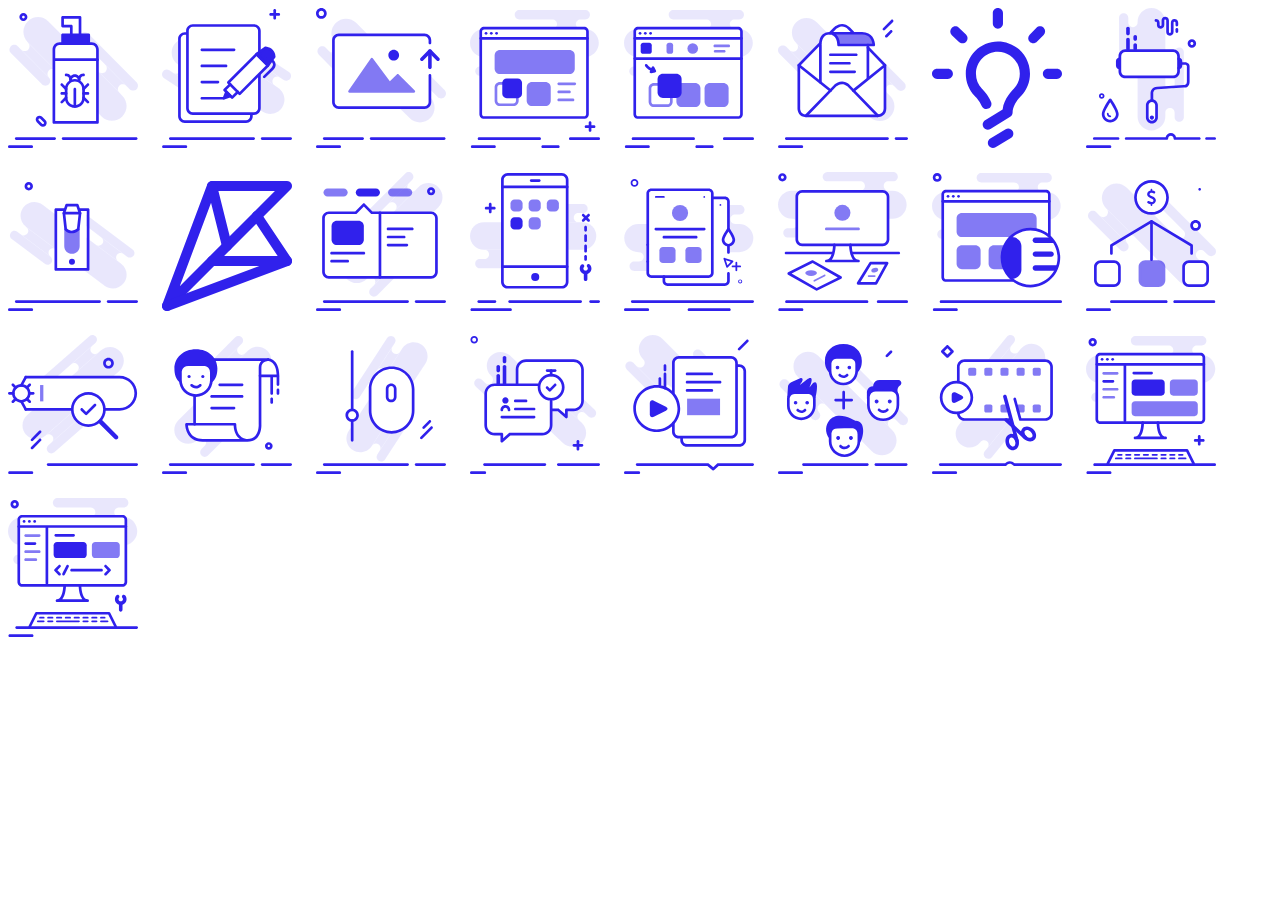
<file: fonts/eiefy_icons/icons.html>
<html>
<head>
    <meta charset="UTF-8">
    <title>Document</title>
</head>
<body>
    <img src="Bug_fix.svg" alt="">
    <img src="Content_writing.svg" alt="">
    <img src="Creative_Testing.svg" alt="">
    <img src="customizable_layout.svg" alt="">
    <img src="Drag_drop.svg" alt="">
    <img src="Email.svg" alt="">
    <img src="Hint.svg" alt="">
    <img src="icon_design.svg" alt="">
    <img src="Login.svg" alt="">
    <img src="logo.svg" alt="">
    <img src="Mega_menu.svg" alt="">
    <img src="Mobile_app.svg" alt="">
    <img src="PSD.svg" alt="">
    <img src="Responsive.svg" alt="">
    <img src="Retina_ready.svg" alt="">
    <img src="Segment.svg" alt="">
    <img src="SEO.svg" alt="">
    <img src="Signup.svg" alt="">
    <img src="Smooth_scroll.svg" alt="">
    <img src="support.svg" alt="">
    <img src="Tutorial.svg" alt="">
    <img src="User_base.svg" alt="">
    <img src="Video_edit.svg" alt="">
    <img src="wordpress.svg" alt="">
    <img src="Wordpress_dev.svg" alt="">

    <style>
        img {
            width: 130px;
            display: inline-block;
            margin-right: 20px;
            margin-bottom: 20px;
        }
    </style>


</body>
</html>
</file>
<file: css/style.css>
@charset "utf-8";
::selection {
  background: #F9C729;
  color: #2d3757;
}
* {
  -webkit-box-sizing: border-box;
  -moz-box-sizing: border-box;
  -ms-box-sizing: border-box;
  -o-box-sizing: border-box;
  box-sizing: border-box;
}
body {
  position: relative;
  background-color: #fafafa;
  font-family: 'Signika', sans-serif;
  font-size: 16px;
  color: #8c8c8c;
  -ms-overflow-style: scrollbar;
  font-weight: regular;
}
img {
  width: 100%;
  height: auto;
}
/*a {
	color: @black;
	&:hover,
	&:active {
		text-decoration: none;
	}
	&:link,
	&:visited,
	&:active {
		color: @black;
		text-decoration: none;
	}
	&:hover {
		color: @purple;
	}
}*/
.reset_list_style {
  list-style: none;
  padding: 0;
}
h1 {
  display: block;
  color: #2d3757;
  font-size: 40px;
  line-height: 1.3;
  font-weight: 900;
}
@media only screen and (max-width: 520px) {
  h1 {
    font-size: 40px;
  }
}
h2 {
  display: block;
  color: #2d3757;
  font-size: 30px;
  line-height: 1.3;
  font-weight: 900;
  margin-top: 90px;
}
@media only screen and (max-width: 520px) {
  h2 {
    font-size: 30px;
  }
}
p {
  font-size: 18px;
  font-weight: lighter;
}
ul {
  list-style: none;
  padding: 0;
}
a {
  color: #8c8c8c;
}
a:hover {
  color: #2d3757;
  text-decoration: none;
}
.form-control {
  display: block;
  width: 100%;
  height: 48px;
  padding: 0 20px;
  border-color: #ebebeb;
  border-width: 2px;
  border-radius: 30px;
}
.form-control:focus {
  border-color: #f9c729;
}
input {
  /* Firefox 19+ */
  /* Firefox 18- */
}
input::-webkit-input-placeholder {
  color: #8c8c8c;
  font-weight: lighter;
  font-size: 16px;
}
input::-moz-placeholder {
  color: #8c8c8c;
  font-weight: lighter;
  font-size: 16px;
}
input:-moz-placeholder {
  color: #8c8c8c;
  font-weight: lighter;
  font-size: 16px;
}
input:-ms-input-placeholder {
  color: #8c8c8c;
  font-weight: lighter;
  font-size: 16px;
}
.font-14 {
  font-size: 14px !important;
}
.font-16 {
  font-size: 16px !important;
}
.font-18 {
  font-size: 18px !important;
}
.font-27 {
  font-size: 27px !important;
}
.color-white {
  color: #ffffff !important;
}
.color-black {
  color: #000000 !important;
}
.color-theme {
  color: #F9C729 !important;
}
.color-dark {
  color: #2d3757 !important;
}
.color-light {
  color: #8c8c8c !important;
}
.color-theme-hover {
  -webkit-transition: 0.3s;
  -moz-transition: 0.3s;
  -ms-transition: 0.3s;
  -o-transition: 0.3s;
  transition: 0.3s;
}
.color-theme-hover:hover {
  color: #F9C729 !important;
}
.bg-theme {
  background-color: #F9C729 !important;
}
.weight-700 {
  font-weight: 700 !important;
}
.weight-600 {
  font-weight: 600 !important;
}
.weight-500 {
  font-weight: 500 !important;
}
.weight-400 {
  font-weight: 400 !important;
}
.weight-300 {
  font-weight: 300 !important;
}
.weight-lighter {
  font-weight: lighter !important;
}
.weight-regular {
  font-weight: regular !important;
}
.weight-semi-bold {
  font-weight: semi-bold !important;
}
.weight-bold {
  font-weight: bold !important;
}
.block-center {
  margin: 0 auto;
}
.mr-20 {
  margin-right: 20px !important;
}
.mr-30 {
  margin-right: 30px !important;
}
.mr-40 {
  margin-right: 40px !important;
}
.mr-50 {
  margin-right: 50px !important;
}
.mr-60 {
  margin-right: 60px !important;
}
.ml-20 {
  margin-left: 20px !important;
}
.ml-30 {
  margin-left: 30px !important;
}
.ml-40 {
  margin-left: 40px !important;
}
.ml-50 {
  margin-left: 50px !important;
}
.ml-60 {
  margin-left: 60px !important;
}
.mt-20 {
  margin-top: 20px !important;
}
.mt-30 {
  margin-top: 30px !important;
}
.mt-40 {
  margin-top: 40px !important;
}
.mt-50 {
  margin-top: 50px !important;
}
.mt-60 {
  margin-top: 60px !important;
}
.mt-70 {
  margin-top: 70px !important;
}
.mb-10 {
  margin-bottom: 10px !important;
}
.mb-20 {
  margin-bottom: 20px !important;
}
.mb-30 {
  margin-bottom: 30px !important;
}
.mb-40 {
  margin-bottom: 40px !important;
}
.mb-50 {
  margin-bottom: 50px !important;
}
.mb-60 {
  margin-bottom: 60px !important;
}
.mb-70 {
  margin-bottom: 70px !important;
}
.mb-80 {
  margin-bottom: 80px !important;
}
.mb-90 {
  margin-bottom: 90px !important;
}
.mb-100 {
  margin-bottom: 100px !important;
}
.mb-110 {
  margin-bottom: 110px !important;
}
.mb-120 {
  margin-bottom: 120px !important;
}
.logo {
  position: relative;
  display: block;
  width: 39px;
  height: 39px;
  z-index: 10;
}
.logo img {
  -webkit-backface-visibility: hidden;
  -moz-backface-visibility: hidden;
  -ms-backface-visibility: hidden;
  backface-visibility: hidden;
  -webkit-transition: 0.5s;
  -moz-transition: 0.5s;
  -ms-transition: 0.5s;
  -o-transition: 0.5s;
  transition: 0.5s;
}
.logo:hover img {
  -webkit-transform: scale(1.1);
  -moz-transform: scale(1.1);
  -ms-transform: scale(1.1);
  -o-transform: scale(1.1);
  transform: scale(1.1);
}
.dropdown > a {
  display: block;
  width: 94px;
  height: 52px;
  background-color: #ebebeb;
  border-radius: 30px;
  text-align: center;
  padding-top: 15px;
  color: #2d3757;
  text-decoration: none;
}
.dropdown a {
  font-weight: lighter;
}
.dropdown-menu {
  min-width: 94px;
  border-color: #ebebeb;
}
.dropdown-menu li a {
  padding-left: 10px;
  padding-right: 10px;
  color: #8c8c8c;
  font-weight: lighter;
}
.text-block h4,
.text-block p {
  max-width: 792px;
  margin: 0 auto;
}
.text-block h4 {
  margin-bottom: 14px;
}
.text-block p {
  display: block;
}
.list-inline {
  display: table;
  margin: 0;
  font-size: 0;
  overflow: hidden;
}
.list-inline li {
  display: inline-block;
  padding: 0;
  margin: 0;
  margin-bottom: 6px;
}
.list-inline li a {
  font-size: 16px;
  font-weight: lighter;
  text-decoration: none;
}
.list-inline li:not(:last-child) {
  margin-right: 30px;
}
@media only screen and (max-width: 420px) {
  .list-inline li:not(:last-child) {
    margin-right: 12px;
  }
}
.list-inline li.active a,
.list-inline li.is-checked a {
  color: #F9C729;
}
.list-inline.list-menu {
  margin: 0 auto;
}
.list-inline.list-menu li {
  padding-bottom: 1px;
}
.list-inline.list-menu li.active a,
.list-inline.list-menu li.is-checked a {
  border-bottom: solid 2px #F9C729;
}
.arrow-right {
  display: inline-block;
  border: solid 5px transparent;
  border-left-color: #F9C729;
}
.caret {
  border-width: 5px;
  border-top-color: #7d859d;
  vertical-align: 3px;
}
.border-block {
  border-bottom: solid 1px #ebebeb;
}
.btn {
  display: inline-block;
  padding: 18px 20px;
  background-color: #F9C729;
  color: #ffffff;
  border-radius: 30px;
  font-weight: lighter;
  border: solid 2px #F9C729;
  text-align: center;
  -webkit-transition: 0.3s;
  -moz-transition: 0.3s;
  -ms-transition: 0.3s;
  -o-transition: 0.3s;
  transition: 0.3s;
}
.btn:link,
.btn:visited,
.btn:active {
  color: #ffffff;
}
.btn:hover {
  background-color: #ffffff;
  color: #F9C729;
}
.btn:hover .arrow-right {
  border-left-color: #F9C729;
}
.btn.btn-center {
  display: block;
  margin: 0 auto;
}
.btn.btn-large {
  padding: 18px 0;
  font-size: 18px;
  width: 100%;
  max-width: 338px;
}
@media only screen and (max-width: 380px) {
  .btn.btn-large {
    font-size: 16px;
  }
}
.btn.btn-small {
  padding: 12px 0;
  font-size: 16px;
  width: 100%;
  max-width: 150px;
}
@media only screen and (max-width: 380px) {
  .btn.btn-small {
    font-size: 14px;
  }
}
.btn.btn-dark {
  background-color: #2d3757;
  border-color: #2d3757;
}
.btn.btn-dark:hover {
  background-color: #ffffff;
  color: #2d3757;
}
.btn.btn-dark:hover .arrow-right {
  border-left-color: #2d3757;
}
.btn.btn-gray {
  background-color: #ebebeb;
  border-color: #ebebeb;
  color: #2d3757;
}
.btn.btn-gray:hover {
  background-color: #ffffff;
  color: #2d3757;
}
.btn.btn-gray:hover .arrow-right {
  border-left-color: #2d3757;
}
.btn.btn-next {
  display: block;
  max-width: 110px;
  margin: 0 auto;
}
.btn.btn-tf {
  max-width: 258px;
  background-color: #82b440;
  border-color: #82b440;
}
.btn.btn-tf:hover {
  background-color: #ffffff;
  color: #82b440;
}
.btn .arrow-right {
  margin-left: 6px;
  border-left-color: #ffffff;
  -webkit-transition: 0.3s;
  -moz-transition: 0.3s;
  -ms-transition: 0.3s;
  -o-transition: 0.3s;
  transition: 0.3s;
}
.border-decor {
  position: relative;
  margin-bottom: 48px !important;
}
.border-decor::after {
  position: absolute;
  display: block;
  content: '';
  width: 32px;
  bottom: -26px;
  left: 0;
  border-top: solid 2px #ebebeb;
  -webkit-transition: 0.5s;
  -moz-transition: 0.5s;
  -ms-transition: 0.5s;
  -o-transition: 0.5s;
  transition: 0.5s;
}
.border-decor.bd-center::after {
  left: 50%;
  margin-left: -16px;
}
.border-decor.bd-150 {
  margin-bottom: 150px !important;
}
.border-decor.bd-150::after {
  bottom: -76px;
}
.border-decor.bd-130 {
  margin-bottom: 130px !important;
}
.border-decor.bd-130::after {
  bottom: -66px;
}
.border-decor.bd-80 {
  margin-bottom: 80px !important;
}
.border-decor.bd-80::after {
  bottom: -41px;
}
.border-decor-parent:hover .border-decor::after {
  left: 0 !important;
  margin-left: 0 !important;
  width: 100% !important;
}
.image-scale img {
  -webkit-transition: 0.5s;
  -moz-transition: 0.5s;
  -ms-transition: 0.5s;
  -o-transition: 0.5s;
  transition: 0.5s;
  -webkit-backface-visibility: hidden;
  -moz-backface-visibility: hidden;
  -ms-backface-visibility: hidden;
  backface-visibility: hidden;
}
.image-scale:hover img {
  -webkit-transform: scale(1.1);
  -moz-transform: scale(1.1);
  -ms-transform: scale(1.1);
  -o-transform: scale(1.1);
  transform: scale(1.1);
}
.image-scale.scale-sm:hover img {
  -webkit-transform: scale(1.02);
  -moz-transform: scale(1.02);
  -ms-transform: scale(1.02);
  -o-transform: scale(1.02);
  transform: scale(1.02);
}
.offers {
  margin-bottom: 40px;
}
@media only screen and (max-width: 600px) {
  .offers > div {
    width: 100%;
  }
}
.offers a {
  position: relative;
  display: block;
  padding: 40px 20px 20px 20px;
  margin-bottom: 30px;
  text-align: center;
  background-color: #ffffff;
  -webkit-transition: 0.5s;
  -moz-transition: 0.5s;
  -ms-transition: 0.5s;
  -o-transition: 0.5s;
  transition: 0.5s;
}
@media only screen and (max-width: 1024px) {
  .offers a {
    height: auto;
    min-height: 330px;
  }
}
@media only screen and (min-width: 1025px) {
  .offers a {
    height: 500px;
  }
}
.offers a img {
  display: block;
  width: 130px;
  margin: 0 auto;
  margin-bottom: 24px;
  -webkit-transition: 0.5s;
  -moz-transition: 0.5s;
  -ms-transition: 0.5s;
  -o-transition: 0.5s;
  transition: 0.5s;
}
.offers a p {
  font-size: 16px;
  font-weight: lighter;
  margin-bottom: 4px;
}
.offers a span {
  color: #2d3757;
  font-weight: 600;
}
.offers a .hover {
  position: absolute;
  display: none;
  border: solid 2px #F9C729;
  top: 0;
  bottom: 0;
  left: 0;
  right: 0;
}
.offers a .hover .btn-close {
  top: 24px;
  right: 24px;
}
.offers a:hover .hover {
  display: block;
}
@media only screen and (min-width: 1025px) {
  .offers.anim-scale a:hover {
    -webkit-transform: scale(1.1);
    -moz-transform: scale(1.1);
    -ms-transform: scale(1.1);
    -o-transform: scale(1.1);
    transform: scale(1.1);
  }
}
@media only screen and (max-width: 1024px) {
  .offers.anim-scale a:hover img {
    -webkit-transform: scale(1.07);
    -moz-transform: scale(1.07);
    -ms-transform: scale(1.07);
    -o-transform: scale(1.07);
    transform: scale(1.07);
  }
}
.preview {
  margin-bottom: 56px;
}
@media only screen and (max-width: 520px) {
  .preview {
    margin: 0 -8px 56px;
  }
}
.preview > div {
  text-align: center;
}
@media only screen and (max-width: 520px) {
  .preview > div {
    padding: 0 8px;
  }
  .preview > div a {
    margin-top: 16px;
  }
}
.preview a:first-child {
  position: relative;
  display: block;
  margin-top: 30px;
}
.preview a:first-child::before {
  display: block;
  position: absolute;
  content: '';
  top: 0;
  bottom: 0;
  left: 0;
  right: 0;
  background-color: #F9C729;
  -moz-opacity: 0;
  -khtml-opacity: 0;
  opacity: 0;
}
.preview a:first-child .name {
  position: absolute;
  color: #ffffff;
  font-weight: semi-bold;
  left: 50%;
  top: 50%;
  -webkit-transform: translate(-50%, -50%);
  -moz-transform: translate(-50%, -50%);
  -ms-transform: translate(-50%, -50%);
  -o-transform: translate(-50%, -50%);
  transform: translate(-50%, -50%);
  -moz-opacity: 0;
  -khtml-opacity: 0;
  opacity: 0;
}
.preview a:first-child::before,
.preview a:first-child::after {
  -webkit-transition: 0.3s;
  -moz-transition: 0.3s;
  -ms-transition: 0.3s;
  -o-transition: 0.3s;
  transition: 0.3s;
}
.preview a:first-child:hover::before {
  -moz-opacity: 0.6;
  -khtml-opacity: 0.6;
  opacity: 0.6;
}
.preview a:first-child:hover .name {
  -moz-opacity: 1;
  -khtml-opacity: 1;
  opacity: 1;
}
.preview .description {
  display: block;
  margin-top: 30px;
  color: #2d3757;
  font-size: 18px;
}
.preview .url {
  display: block;
  margin-top: 4px;
  font-weight: lighter;
}
.preview.inhover-btn a:first-child::after {
  position: absolute;
  color: #ffffff;
  font-weight: semi-bold;
  left: 50%;
  top: 50%;
  display: block;
  width: 150px;
  height: 48px;
  text-align: center;
  padding-top: 12px;
  content: 'View case study';
  background-color: #ffffff;
  color: #2d3757;
  border-radius: 30px;
  -webkit-transform: translate(-50%, -50%);
  -moz-transform: translate(-50%, -50%);
  -ms-transform: translate(-50%, -50%);
  -o-transform: translate(-50%, -50%);
  transform: translate(-50%, -50%);
  -moz-opacity: 0;
  -khtml-opacity: 0;
  opacity: 0;
}
.preview.inhover-btn a:first-child:hover::after {
  -moz-opacity: 1;
  -khtml-opacity: 1;
  opacity: 1;
}
.comment {
  position: relative;
  display: block;
  height: 330px;
  padding-bottom: 100px;
  margin-bottom: 30px;
  background-color: #ffffff;
  overflow: hidden;
}
.comment .image {
  width: 106px;
  height: 106px;
  margin-bottom: 24px;
  overflow: hidden;
}
.comment .image img {
  -webkit-transition: 0.5s;
  -moz-transition: 0.5s;
  -ms-transition: 0.5s;
  -o-transition: 0.5s;
  transition: 0.5s;
}
.comment > p {
  font-weight: lighter;
  margin-left: 30px;
  margin-right: 30px;
}
.comment .caption {
  position: absolute;
  padding-top: 22px;
  bottom: 20px;
  left: 30px;
  right: 30px;
  color: #2d3757;
}
.comment .caption::after {
  position: absolute;
  display: block;
  content: '';
  width: 32px;
  top: 0;
  left: 0;
  border-top: solid 2px #ebebeb;
  -webkit-transition: 0.5s;
  -moz-transition: 0.5s;
  -ms-transition: 0.5s;
  -o-transition: 0.5s;
  transition: 0.5s;
}
.comment .caption p {
  font-size: 16px;
  margin: 0;
}
.comment .caption p:nth-child(1) {
  font-weight: 600;
  margin-bottom: 4px;
}
.comment .caption p:nth-child(2) {
  font-weight: lighter;
}
.comment:hover .image img {
  -webkit-transform: scale(1.07);
  -moz-transform: scale(1.07);
  -ms-transform: scale(1.07);
  -o-transform: scale(1.07);
  transform: scale(1.07);
}
.comment:hover .caption::after {
  width: 100%;
}
.block-icon {
  display: block;
  padding: 70px 30px;
  text-align: center;
  background-color: #ffffff;
  margin-bottom: 30px;
}
@media only screen and (max-width: 520px) {
  .block-icon {
    padding: 70px 20px;
  }
}
@media only screen and (max-width: 1024px) {
  .block-icon {
    height: auto;
  }
}
@media only screen and (min-width: 1025px) {
  .block-icon {
    height: 510px;
  }
}
.block-icon img {
  width: 130px;
  margin-bottom: 18px;
  -webkit-transition: 0.5s;
  -moz-transition: 0.5s;
  -ms-transition: 0.5s;
  -o-transition: 0.5s;
  transition: 0.5s;
}
.block-icon .text-block h4,
.block-icon .text-block p {
  max-width: 590px;
}
.block-icon .text-block h4::after {
  left: 50%;
  margin-left: -16px;
}
.block-icon .text-block p {
  margin-bottom: 40px;
}
.block-icon:hover img {
  -webkit-transform: scale(1.07);
  -moz-transform: scale(1.07);
  -ms-transform: scale(1.07);
  -o-transform: scale(1.07);
  transform: scale(1.07);
}
.block-icon:hover .text-block h4::after {
  width: 100%;
  left: 0;
  margin-left: 0;
}
.btns-group-demo {
  width: 100%;
  max-width: 330px;
}
.btns-group-demo.btns-group-tf {
  max-width: 440px;
}
.stars {
  margin: 0 8px;
  vertical-align: middle;
}
i.fa.fa-star {
  color: #ebebeb;
}
i.fa.fa-star.active {
  color: #F9C729;
}
.features > div > a,
.features .features-info {
  display: block;
  padding: 66px 30px;
  margin-bottom: 30px;
  background-color: #ffffff;
  text-align: center;
}
@media only screen and (max-width: 767px) {
  .features > div > a,
  .features .features-info {
    height: auto;
  }
}
@media only screen and (min-width: 768px) {
  .features > div > a,
  .features .features-info {
    height: 410px;
  }
}
.features > div > a img,
.features .features-info img {
  width: 100%;
  max-width: 130px;
  margin-bottom: 10px;
  -webkit-transition: 0.5s;
  -moz-transition: 0.5s;
  -ms-transition: 0.5s;
  -o-transition: 0.5s;
  transition: 0.5s;
}
.features > div > a h5,
.features .features-info h5,
.features > div > a h6,
.features .features-info h6 {
  font-size: 18px;
  font-weight: 600;
  color: #2d3757;
}
.features > div > a h5,
.features .features-info h5 {
  font-size: 18px;
}
.features > div > a p,
.features .features-info p {
  font-size: 16px;
}
.features > div > a:hover .border-decor::after,
.features .features-info:hover .border-decor::after {
  width: 100%;
  left: 0;
  margin-left: 0;
}
.features > div > a:hover img,
.features .features-info:hover img {
  -webkit-transform: scale(1.07);
  -moz-transform: scale(1.07);
  -ms-transform: scale(1.07);
  -o-transform: scale(1.07);
  transform: scale(1.07);
}
.features .features-info {
  text-align: left;
}
.features .features-info h6 {
  margin-top: 0;
  font-size: 16px;
}
.features .features-info table {
  font-weight: lighter;
  margin-top: -12px;
}
.features .features-info table tr:first-child td {
  border: none;
}
.features .features-info table tr td {
  padding: 12px 8px 12px 0;
  border-color: #f7f7f7;
}
.features .features-info table tr td:first-child {
  width: 46%;
  color: #2d3757;
}
.features .features-info table tr td:last-child {
  width: 54%;
  color: #8c8c8c;
  padding-right: 0;
}
.features .features-info table tr td a {
  color: #F9C729;
}
.features .features-info table .tags a {
  display: inline-block;
  float: left;
  padding: 0px 6px;
  margin-right: 16px;
  margin-bottom: 16px;
  font-size: 13px;
  font-weight: 600;
  color: #8c8c8c;
  background-color: #ebebeb;
  text-align: center;
  line-height: 26px;
  text-transform: uppercase;
  border-radius: 2px;
  -webkit-transition: 0.3s;
  -moz-transition: 0.3s;
  -ms-transition: 0.3s;
  -o-transition: 0.3s;
  transition: 0.3s;
}
.features .features-info table .tags a:hover {
  color: #ebebeb;
  background-color: #8c8c8c;
}
.ipt-btn-block {
  position: relative;
}
.ipt-btn-block .btn {
  position: absolute;
  top: 0;
  right: 0;
  max-width: 110px;
}
.ipt-btn-block input {
  padding-right: 120px;
}
.slick-slider .slick-arrow {
  display: none !important;
}
.btn-close {
  display: block;
  position: absolute;
  width: 26px;
  height: 26px;
  top: 20px;
  right: 20px;
  z-index: 1;
  cursor: pointer;
}
.btn-close::after,
.btn-close::before {
  display: block;
  content: '';
  width: 26px;
  height: 2px;
  background-color: #8c8c8c;
  position: relative;
  top: 12px;
  left: 0;
}
.btn-close::after {
  -webkit-transform: rotate(45deg);
  -moz-transform: rotate(45deg);
  -ms-transform: rotate(45deg);
  -o-transform: rotate(45deg);
  transform: rotate(45deg);
  margin-top: -2px;
}
.btn-close::before {
  -webkit-transform: rotate(-45deg);
  -moz-transform: rotate(-45deg);
  -ms-transform: rotate(-45deg);
  -o-transform: rotate(-45deg);
  transform: rotate(-45deg);
}
.checkbox-default {
  position: relative;
  display: block;
  width: 20px;
  height: 20px;
  border-radius: 20%;
  background-color: #ebebeb;
  cursor: pointer;
}
.checkbox-default .arrow {
  position: absolute;
  display: block;
  width: 8px;
  height: 12px;
  border-right: solid 2px #2d3757;
  border-bottom: solid 2px #2d3757;
  left: 6px;
  top: 2px;
  display: none;
  -webkit-transform: rotate(45deg);
  -moz-transform: rotate(45deg);
  -ms-transform: rotate(45deg);
  -o-transform: rotate(45deg);
  transform: rotate(45deg);
}
.checkbox-default input[type='checkbox'] {
  display: none;
}
.checkbox-default input[type='checkbox']:checked + .arrow {
  display: block;
}
.checkbox-text {
  display: block;
  position: relative;
  padding-left: 34px;
}
.checkbox-text .checkbox-default {
  position: absolute;
  left: 0;
  top: 0;
}
.checkbox-text p {
  font-size: 16px;
  font-weight: lighter;
  color: #8c8c8c;
}
.brands .brands-carousel:not(.slick-initialized) {
  display: none;
}
@media only screen and (min-width: 1025px) {
  .brands .brands-carousel:not(.slick-initialized) {
    display: table;
    font-size: 0;
  }
}
.brands .brands-carousel li {
  padding: 0 20px;
}
@media only screen and (min-width: 1025px) {
  .brands .brands-carousel li {
    display: inline-block;
    width: 20%;
    padding: 0 33px;
    vertical-align: middle;
  }
}
.brands .brands-carousel li a {
  display: inline;
  vertical-align: middle;
  outline: none !important;
}
.i-block-section {
  overflow: hidden;
}
.i-block-section .i-block {
  margin-bottom: 40px;
  overflow: hidden;
}
.i-block-section .i-block img {
  max-width: 130px;
  margin-bottom: 20px;
}
.i-block-section .i-block h5 {
  font-weight: 600;
  font-size: 18px;
  color: #2d3757;
}
.i-block-section .i-block p {
  max-width: 230px;
  font-size: 16px;
}
@media only screen and (max-width: 1024px) {
  .i-block-section .i-block .row > div,
  .i-block-section .i-block .row p {
    text-align: center;
    margin: 0 auto;
  }
}
@media only screen and (max-width: 1024px) {
  .i-block-section .i-block .row .border-decor::after {
    left: 50%;
    margin-left: -16px;
  }
}
.i-block-section + .border-decor {
  margin-top: -40px;
}
.search {
  position: relative;
  display: block;
  max-width: 772px;
  margin: 0 auto;
}
.search input {
  height: 70px;
  border-radius: 8px;
  text-indent: 60px;
  color: #8c8c8c;
  font-size: 18px;
  font-weight: lighter;
  /* Firefox 19+ */
  /* Firefox 18- */
}
.search input::-webkit-input-placeholder {
  font-size: 18px;
}
.search input::-moz-placeholder {
  font-size: 18px;
}
.search input:-moz-placeholder {
  font-size: 18px;
}
.search input:-ms-input-placeholder {
  font-size: 18px;
}
.search .icon-search {
  position: absolute;
  width: 26px;
  height: 26px;
  background-color: #7e869e;
  border-radius: 50%;
  left: 30px;
  top: 50%;
  margin-top: -13px;
}
.search .icon-search::before,
.search .icon-search::after {
  position: absolute;
  content: '';
  display: block;
}
.search .icon-search::before {
  width: 22px;
  height: 22px;
  background-color: #ffffff;
  border-radius: 50%;
  left: 2px;
  top: 2px;
}
.search .icon-search::after {
  width: 8px;
  height: 2px;
  background-color: #7e869e;
  bottom: 0px;
  right: -3px;
  -webkit-transform: rotate(45deg);
  -moz-transform: rotate(45deg);
  -ms-transform: rotate(45deg);
  -o-transform: rotate(45deg);
  transform: rotate(45deg);
}
.search.search-small {
  max-width: 500px;
}
.search.search-small input {
  height: 50px;
  font-size: 16px;
  text-indent: 56px;
  /* Firefox 19+ */
  /* Firefox 18- */
}
.search.search-small input::-webkit-input-placeholder {
  font-size: 16px;
}
.search.search-small input::-moz-placeholder {
  font-size: 16px;
}
.search.search-small input:-moz-placeholder {
  font-size: 16px;
}
.search.search-small input:-ms-input-placeholder {
  font-size: 16px;
}
.search.search-small .icon-search {
  width: 20px;
  height: 20px;
  margin-top: -10px;
}
.search.search-small .icon-search::before {
  width: 16px;
  height: 16px;
}
.search.search-small .icon-search::after {
  width: 6px;
  height: 2px;
  bottom: 0px;
  right: -3px;
}
.breadcrumbs {
  display: block;
  overflow: hidden;
  padding: 12px 0;
}
.breadcrumbs li {
  display: block;
  float: left;
  font-size: 16px;
  font-weight: lighter;
}
.breadcrumbs li:not(:first-child)::before {
  content: '>';
  margin-left: 4px;
  margin-right: 4px;
}
.breadcrumbs li a {
  color: #F9C729;
}
.sv-video {
  width: 100%;
}
.sv-video video {
  display: block;
  width: 100%;
  object-fit: cover;
}
.sv-video .sv-play {
  cursor: pointer;
}
.sv-video .mejs-container .mejs-inner .mejs-layers .mejs-poster {
  background-size: cover;
}
.sv-video .mejs-container .mejs-inner .mejs-controls .mejs-time-rail .mejs-time-total .mejs-time-loaded {
  background: blue;
  background: rgba(77, 134, 254, 0.8);
  background: -webkit-gradient(linear, 0 0, 0 100%, from(rgba(44, 124, 145, 0.8)), to(rgba(77, 134, 254, 0.8)));
  background: -webkit-linear-gradient(top, rgba(44, 124, 145, 0.8), rgba(77, 134, 254, 0.8));
  background: -moz-linear-gradient(top, rgba(44, 124, 145, 0.8), rgba(77, 134, 254, 0.8));
  background: -o-linear-gradient(top, rgba(44, 124, 145, 0.8), rgba(77, 134, 254, 0.8));
  background: -ms-linear-gradient(top, rgba(44, 124, 145, 0.8), rgba(77, 134, 254, 0.8));
  background: linear-gradient(rgba(44, 124, 145, 0.8), rgba(77, 134, 254, 0.8));
}
.mejs-overlay-button {
  background-image: none;
}
.mejs-overlay-button:after {
  top: 0;
  left: 0;
  content: '';
  width: 66px;
  height: 66px;
  background-color: #343434;
  border-radius: 33px;
  opacity: 0.85;
  display: block;
  position: absolute;
  top: 50%;
  left: 50%;
  margin-top: -33px;
  margin-left: -33px;
  color: #ffffff;
  padding-top: 18px;
  font-size: 16px;
  text-align: center;
}
.mejs-overlay-button::before {
  content: '';
  display: block;
  border: solid 10px transparent;
  border-left-width: 16px;
  border-left-color: #ffffff;
  position: absolute;
  top: 50%;
  left: 50%;
  margin-top: -10px;
  margin-left: -5px;
  z-index: 1;
}
.icons,
.social-icons {
  overflow: hidden;
  margin-bottom: 0;
}
.icons li,
.social-icons li {
  display: block;
  float: left;
}
.icons li a i,
.social-icons li a i {
  font-size: 20px;
  color: #8c8c8c;
}
.icons li a:hover i,
.social-icons li a:hover i {
  color: #2d3757;
}
.icons li:not(:last-child),
.social-icons li:not(:last-child) {
  margin-right: 28px;
}
.form-section {
  max-width: 772px;
  padding: 60px 100px 70px;
  margin: 0 auto;
  background-color: #ffffff;
}
@media only screen and (max-width: 768px) {
  .form-section {
    padding: 60px 30px 70px;
  }
}
.form-section label {
  display: block;
  margin-bottom: 22px;
  color: #2d3757;
  font-size: 18px;
  font-weight: 500;
}
.form-section .btn-group {
  width: 100%;
}
@media only screen and (max-width: 420px) {
  .form-section .btn-group .btn {
    float: none;
    display: block;
    width: 100% !important;
    border-radius: 8px;
  }
}
.form-section .btn-group.btn-group-upload .btn {
  border-radius: 8px;
  background-color: #ebebeb;
  color: #2d3757;
}
.form-section .btn-group.btn-group-upload .btn:hover {
  background-color: #ffffff;
  color: #8c8c8c;
}
.form-section .btn-group.btns-2 .btn {
  width: 50%;
}
.form-section .btn {
  width: 100%;
  border-color: #ebebeb;
  border-width: 2px;
  margin-bottom: 20px;
  background-color: #ffffff;
  color: #8c8c8c;
  font-size: 16px;
  font-weight: lighter;
  line-height: 35px;
  height: 70px;
  padding: 15px 20px;
}
.form-section .btn:focus,
.form-section .btn.focus {
  outline: none;
  outline-offset: inherit;
}
.form-section .btn:hover {
  background-color: #ffffff;
  color: #F9C729 !important;
  border-color: #F9C729;
}
.form-section .form-control {
  border-radius: 8px;
  padding: 0 24px;
  height: 70px;
  color: #8c8c8c;
  font-size: 16px;
  font-weight: lighter;
  /* Firefox 19+ */
  /* Firefox 18- */
}
.form-section .form-control::-webkit-input-placeholder {
  color: #8c8c8c;
  font-weight: lighter;
  font-size: 16px;
}
.form-section .form-control::-moz-placeholder {
  color: #8c8c8c;
  font-weight: lighter;
  font-size: 16px;
}
.form-section .form-control:-moz-placeholder {
  color: #8c8c8c;
  font-weight: lighter;
  font-size: 16px;
}
.form-section .form-control:-ms-input-placeholder {
  color: #8c8c8c;
  font-weight: lighter;
  font-size: 16px;
}
.form-section input.form-error,
.form-section textarea.form-error,
.form-section select.form-error,
.form-section .form-control.form-error {
  border-color: #f05359;
}
.form-section textarea.form-control {
  padding-top: 20px;
  min-height: 130px;
  resize: none;
}
.form-section .row > div:not(:last-child) .btn-group {
  margin-bottom: 16px;
}
.form-section .row > div:not(:last-child) .form-control {
  margin-bottom: 36px;
}
@media only screen and (max-width: 360px) {
  .dropdown .dropdown-menu {
    left: 50%;
    -webkit-transform: translateX(-50%);
    -moz-transform: translateX(-50%);
    -ms-transform: translateX(-50%);
    -o-transform: translateX(-50%);
    transform: translateX(-50%);
  }
}
.slick-slider {
  cursor: url('../images/cursor.cur'), pointer;
}
.slick-slider .slick-slide {
  padding: 0 15px;
  outline: none;
  -moz-opacity: 0.4;
  -khtml-opacity: 0.4;
  opacity: 0.4;
  -webkit-transition: opacity 0.5s;
  -moz-transition: opacity 0.5s;
  -ms-transition: opacity 0.5s;
  -o-transition: opacity 0.5s;
  transition: opacity 0.5s;
}
.slick-slider .slick-slide:hover,
.slick-slider .slick-slide.slick-current {
  -moz-opacity: 1;
  -khtml-opacity: 1;
  opacity: 1;
}
header {
  padding: 48px 0;
  margin-bottom: 10px;
}
@media only screen and (max-width: 592px) {
  header {
    padding: 24px 0;
  }
}
header .logo {
  margin-top: 10px;
  margin-right: 40px;
  width: 180px;
  height: 48px;
}
header .list-inline {
  padding-top: 15px;
}
header .dropdown,
header .list-inline.pull-left {
  margin-right: 30px;
}
header .sticky {
  position: fixed;
  width: 100%;
  padding: 48px 0;
  background-color: #ffffff;
  top: 0;
  left: 0;
  z-index: 100;
  -webkit-transform: translateY(-100%);
  -moz-transform: translateY(-100%);
  -ms-transform: translateY(-100%);
  -o-transform: translateY(-100%);
  transform: translateY(-100%);
  -webkit-transition: 0.5s;
  -moz-transition: 0.5s;
  -ms-transition: 0.5s;
  -o-transition: 0.5s;
  transition: 0.5s;
  -webkit-box-shadow: 0px 3px 5px 0px rgba(0, 0, 0, 0.1);
  -moz-box-shadow: 0px 3px 5px 0px rgba(0, 0, 0, 0.1);
  -ms-box-shadow: 0px 3px 5px 0px rgba(0, 0, 0, 0.1);
  -o-box-shadow: 0px 3px 5px 0px rgba(0, 0, 0, 0.1);
  box-shadow: 0px 3px 5px 0px rgba(0, 0, 0, 0.1);
}
@media only screen and (max-width: 1024px) {
  header .sticky {
    padding: 24px 0;
  }
}
@media only screen and (max-width: 420px) {
  header .sticky {
    padding: 12px 0;
  }
}
header .sticky.active {
  -webkit-transform: translateY(0%);
  -moz-transform: translateY(0%);
  -ms-transform: translateY(0%);
  -o-transform: translateY(0%);
  transform: translateY(0%);
}
@media only screen and (max-width: 1024px) {
  header .sticky .btn {
    padding: 6px 0;
  }
}
header .sticky h2 {
  position: relative;
  display: inline-block;
  padding-left: 99px;
  margin: 10px 0;
}
@media only screen and (max-width: 420px) {
  header .sticky h2 {
    padding-left: 60px;
  }
}
header .sticky h2 .logo {
  position: absolute;
  margin: 0;
  left: 0;
  top: 0;
  margin-top: -8px;
}
@media only screen and (max-width: 420px) {
  header .sticky h2 .logo {
    margin-top: 0;
  }
}
header .sticky .btns-group-demo {
  float: right;
}
header.topbar-search {
  padding: 36px 0 16px;
  border-bottom: solid 1px #ebebeb;
}
header.topbar-search .logo {
  margin-bottom: 20px;
}
header.topbar-search .search {
  width: 100%;
  margin-left: 30px;
}
header.topbar-search .list-inline {
  margin-left: 30px;
}
footer {
  padding: 62px 0 26px;
  background-color: #ffffff;
  line-height: 25px;
}
@media only screen and (max-width: 520px) {
  footer .container .row > div {
    width: 100%;
  }
}
@media only screen and (min-width: 521px) {
  footer .container .row > div:nth-child(1) p {
    max-width: 260px;
  }
}
@media only screen and (max-width: 520px) {
  footer .container .row > div:nth-child(1) p {
    margin-bottom: 40px;
  }
}
footer .container .row > div:nth-child(3) p {
  margin-bottom: 24px;
}
footer .logo {
  margin-bottom: 22px;
  width: 90px;
  height: 24px;
}
footer p {
  font-size: 16px;
}
footer ul.footer-menu {
  overflow: hidden;
}
@media only screen and (max-width: 1024px) {
  footer ul.footer-menu {
    margin-bottom: 40px;
  }
}
footer ul.footer-menu a {
  font-size: 16px;
  font-weight: lighter;
}
footer ul.footer-menu > li {
  display: block;
  width: 50%;
  float: left;
}
footer ul.footer-menu > li > a {
  display: block;
  font-weight: 600;
  color: #2d3757;
}
footer form {
  position: relative;
  padding-right: 126px;
  margin-top: 30px;
  margin-bottom: 26px;
}
footer form .btn {
  position: absolute;
  max-width: 110px !important;
  right: 0;
  top: 0;
}
footer .copyright {
  position: relative;
  margin-top: 54px;
  font-size: 14px;
  font-weight: lighter;
  color: #cacaca;
}
footer .copyright::after {
  position: absolute;
  display: block;
  content: '';
  width: 32px;
  top: -26px;
  right: 0;
  border-top: solid 2px #ebebeb;
}
main u {
  text-decoration: underline;
  text-decoration-color: #F9C729;
}
main.home .form-section {
  position: relative;
  max-width: 1170px;
}
main.home .icone {
  height: 50px;
  width: auto;
  margin-right: 15px;
}
main.home .container .info {
  position: relative;
  background-color: #000000;
  display: block;
  height: 330px;
  padding: 50px 40px 64px 68px;
  margin-bottom: 30px;
  overflow: hidden;
}
@media only screen and (max-width: 1024px) {
  main.home .container .info {
    height: auto;
    min-height: 330px;
  }
}
@media only screen and (max-width: 520px) {
  main.home .container .info {
    padding: 50px 40px 64px 40px;
  }
}
main.home .container .info img {
  position: absolute;
  height: 100%;
  opacity: 0.4;
  width: auto;
  min-width: 100%;
  top: 0;
  bottom: 0;
  left: 0;
  right: 0;
  -webkit-transition: 0.5s;
  -moz-transition: 0.5s;
  -ms-transition: 0.5s;
  -o-transition: 0.5s;
  transition: 0.5s;
}
main.home .container .info .text {
  position: relative;
}
main.home .container .info .text h4,
main.home .container .info .text p {
  color: #ffffff;
}
main.home .container .info .text h4 {
  max-width: 340px;
}
main.home .container .info .text p {
  max-width: 360px;
}
main.home .container .info:hover img {
  -webkit-transform: scale(1.07);
  -moz-transform: scale(1.07);
  -ms-transform: scale(1.07);
  -o-transform: scale(1.07);
  transform: scale(1.07);
}
main.home .container .info:hover .text h4::after {
  width: 100%;
}
main.home .container .download {
  display: block;
  padding: 70px 70px;
  background-color: #ffffff;
  margin-bottom: 30px;
}
@media only screen and (min-width: 1025px) and (max-width: 1199px) {
  main.home .container .download {
    padding: 70px 20px;
  }
}
@media only screen and (max-width: 520px) {
  main.home .container .download {
    padding: 70px 20px;
  }
}
main.home .container .download .text-block {
  margin-bottom: 28px;
}
main.home .container .download img {
  max-width: 250px;
  margin-bottom: 30px;
  -webkit-transition: 0.5s;
  -moz-transition: 0.5s;
  -ms-transition: 0.5s;
  -o-transition: 0.5s;
  transition: 0.5s;
}
@media only screen and (min-width: 420px) and (max-width: 1024px) {
  main.home .container .download img {
    margin-right: 40px;
  }
}
@media only screen and (min-width: 620px) and (max-width: 1024px) {
  main.home .container .download .btn {
    float: right;
    margin-top: 42px;
  }
}
main.home .container .download:hover img {
  -webkit-transform: scale(1.07);
  -moz-transform: scale(1.07);
  -ms-transform: scale(1.07);
  -o-transform: scale(1.07);
  transform: scale(1.07);
}
main.home .container .download:hover .text-block h4::after {
  width: 100%;
}
@media only screen and (max-width: 1024px) {
  main.home .container .download {
    height: auto;
  }
}
@media only screen and (min-width: 1025px) {
  main.home .container .download {
    height: 510px;
  }
}
main.home .container .logodepoimento {
  width: 80px;
  height: auto;
}
main.browse .container .preview {
  margin-bottom: 70px;
}
main.browse .container .btn-next {
  max-width: 110px;
  margin-bottom: 70px;
}
main.single-item .container .text-block p {
  max-width: 610px;
}
main.single-item .container .btns-group-demo {
  margin: 0 auto;
}
main.single-item .container > .btn {
  max-width: 190px;
}
main.login .text-block p span {
  font-size: 16px;
  font-weight: 600;
  text-transform: uppercase;
}
main.login .image img {
  width: 100%;
  max-width: 130px;
}
main.login .login-form {
  width: 100%;
  max-width: 320px;
  margin: 0 auto;
  margin-bottom: 160px;
}
main.login .login-form input {
  margin-bottom: 30px;
}
main.signup .text-block p span {
  font-size: 16px;
  font-weight: 600;
  text-transform: uppercase;
}
main.signup .image img {
  width: 100%;
  max-width: 130px;
}
main.signup .login-form {
  width: 100%;
  max-width: 670px;
  margin: 0 auto;
  margin-bottom: 160px;
}
main.signup .login-form input {
  margin-bottom: 30px;
}
main.services .text-block:nth-child(1) p {
  max-width: 610px;
}
main.services .text-block:nth-child(3) p {
  max-width: 690px;
}
main.services .text-block:nth-child(6) p {
  max-width: 670px;
}
main.services .btns-group-demo {
  max-width: 410px;
  margin: 0 auto;
}
main.services .btn-small {
  max-width: 190px;
}
@media only screen and (max-width: 1024px) {
  main.services .comment {
    height: auto;
  }
}
@media only screen and (min-width: 1025px) {
  main.services .comment {
    height: 510px;
  }
}
main.services .comment > p {
  font-size: 27px;
  color: #2d3757;
  line-height: 33px;
  font-weight: normal;
}
main.services .images {
  position: relative;
}
main.services .images a {
  display: block;
}
main.services .images a .upper-layer {
  position: relative;
  display: block;
  width: 68.3761%;
  margin: 0 auto;
}
main.services .images a .bottom-layer {
  position: absolute;
  left: 0;
  top: 50%;
  -webkit-transform: translateY(-50%);
  -moz-transform: translateY(-50%);
  -ms-transform: translateY(-50%);
  -o-transform: translateY(-50%);
  transform: translateY(-50%);
}
main.services .f-projects {
  padding: 0 70px 70px;
  background-color: #ffffff;
  text-align: center;
  margin-bottom: 30px;
}
@media only screen and (min-width: 768px) and (max-width: 1024px) {
  main.services .f-projects {
    padding: 0 30px 30px;
  }
}
@media only screen and (max-width: 540px) {
  main.services .f-projects {
    padding: 0 30px 30px;
  }
}
main.services .f-projects > img {
  margin-bottom: 70px;
}
main.services .f-projects .brand {
  height: 32px;
}
main.services .f-projects .brand img {
  width: auto;
}
main.services .f-projects p {
  margin-bottom: 40px;
}
main.other-service .container .text-block:nth-child(1) p {
  max-width: 646px;
}
main.other-service .container .text-block:nth-child(4) p {
  max-width: 550px;
}
main.other-service .container .features {
  max-width: 772px;
  margin: 0 auto;
  background-color: #ffffff;
  overflow: hidden;
}
main.other-service .container .features img {
  max-width: 130px;
  margin-top: 120px;
  margin-bottom: 20px;
}
main.other-service .container .features .features-info {
  padding: 66px 30px 40px;
  height: auto;
  margin: 0;
}
main.other-service .container .features .features-info table {
  margin: 0;
}
main.other-service .container > .btn.btn-large {
  max-width: 296px;
  height: 70px;
  border-radius: 40px;
  padding: 22px 0;
}
main.cart .container > .text-block p {
  color: #52c749;
}
main.cart .container > .text-block p i {
  margin-right: 6px;
}
main.cart .container .features {
  position: relative;
  background-color: #ffffff;
}
main.cart .container .features .btn-close {
  top: 60px;
  right: 60px;
}
@media only screen and (max-width: 767px) {
  main.cart .container .features .btn-close {
    top: -40px;
    right: 0px;
  }
}
main.cart .container .features h6 {
  font-size: 18px;
}
main.cart .container .features .table {
  max-width: 540px;
}
main.cart .container .features .table tr td:first-child {
  width: 29%;
}
@media only screen and (max-width: 540px) {
  main.cart .container .features .table tr td:first-child {
    width: 50%;
  }
}
main.cart .container .features .table tr td:last-child {
  width: 71%;
}
@media only screen and (max-width: 540px) {
  main.cart .container .features .table tr td:last-child {
    width: 50%;
  }
}
main.cart .container h5 {
  font-size: 18px;
  font-weight: 600;
  color: #2d3757;
  margin-bottom: 24px;
}
main.cart .container .cart-block .table tr td {
  padding: 22px 0;
}
main.cart .container .cart-block .table tr td:last-child {
  text-align: right;
}
main.cart .container .cart-block .table .total td {
  font-size: 18px;
  font-weight: 600;
}
main.cart .container .cart-block .table .total td:last-child {
  color: #2d3757;
}
main.cart .container .cart-block .payment {
  background-color: #ffffff;
  overflow: hidden;
}
main.cart .container .cart-block .payment .payment-method {
  width: 30%;
  border-right: solid 1px #f3f3f3;
}
@media only screen and (max-width: 768px) {
  main.cart .container .cart-block .payment .payment-method {
    padding-left: 30px;
    padding-right: 30px;
  }
}
main.cart .container .cart-block .payment .payment-method > div {
  position: relative;
  height: 186px;
  cursor: pointer;
}
@media only screen and (max-width: 768px) and (min-width: 540px) {
  main.cart .container .cart-block .payment .payment-method > div {
    width: 33.333%;
    float: left;
  }
}
main.cart .container .cart-block .payment .payment-method > div img {
  position: absolute;
  width: auto;
  height: auto;
  top: 50%;
  left: 50%;
  -webkit-transform: translate(-50%, -50%);
  -moz-transform: translate(-50%, -50%);
  -ms-transform: translate(-50%, -50%);
  -o-transform: translate(-50%, -50%);
  transform: translate(-50%, -50%);
}
main.cart .container .cart-block .payment .payment-method > div:not(:last-child)::after {
  position: absolute;
  display: block;
  content: '';
  width: 70%;
  bottom: 0;
  left: 50%;
  border-bottom: solid 1px #f3f3f3;
  -webkit-transform: translateX(-50%);
  -moz-transform: translateX(-50%);
  -ms-transform: translateX(-50%);
  -o-transform: translateX(-50%);
  transform: translateX(-50%);
}
@media only screen and (max-width: 768px) and (min-width: 540px) {
  main.cart .container .cart-block .payment .payment-method > div:not(:last-child)::after {
    width: 0;
    left: inherit;
    right: 0;
    height: 186px;
    border: none;
    border-right: solid 1px #f3f3f3;
    -webkit-transform: translateX(0);
    -moz-transform: translateX(0);
    -ms-transform: translateX(0);
    -o-transform: translateX(0);
    transform: translateX(0);
  }
}
main.cart .container .cart-block .payment .payment-method > div.active::before {
  position: absolute;
  display: block;
  content: '';
  height: 186px;
  width: 0;
  top: 0;
  right: 0;
  border-right: solid 2px #F9C729;
}
@media only screen and (max-width: 768px) and (min-width: 540px) {
  main.cart .container .cart-block .payment .payment-method > div.active::before {
    height: 0;
    width: 100%;
    top: inherit;
    bottom: 0;
    left: 0;
    border: none;
    border-bottom: solid 2px #F9C729;
  }
}
main.cart .container .cart-block .payment .payment-info {
  width: 70%;
  padding: 20px 30px 30px;
}
main.cart .container .cart-block .payment .payment-info label:not(.checkbox-default) {
  display: block;
  font-weight: normal;
  color: #2d3757;
  margin-bottom: 10px;
}
main.cart .container .cart-block .payment .payment-info input,
main.cart .container .cart-block .payment .payment-info select {
  margin-bottom: 20px;
  border-radius: 8px;
}
main.cart .container .cart-block .payment .payment-info .inline-select {
  overflow: hidden;
}
main.cart .container .cart-block .payment .payment-info .inline-select select,
main.cart .container .cart-block .payment .payment-info .inline-select span {
  display: block;
  float: left;
}
main.cart .container .cart-block .payment .payment-info .inline-select select {
  width: 44%;
  color: #8c8c8c;
  font-weight: lighter;
}
main.cart .container .cart-block .payment .payment-info .inline-select span {
  width: 12%;
  text-align: center;
  margin-top: 12px;
}
main.cart .container .cart-block .payment .payment-info .checkbox-text {
  margin-top: 10px;
}
main.cart .container .cart-block .payment .payment-info .table tr td {
  border-bottom: 1px solid #ddd;
  color: #2d3757;
}
main.cart .container .cart-block .payment .payment-info .table tr td:first-child {
  font-weight: normal;
}
main.cart .container .cart-block .payment .payment-info .btn {
  float: right;
  max-width: 190px;
  margin-top: 10px;
}
main.cart .container .cart-block .payment .payment-method,
main.cart .container .cart-block .payment .payment-info {
  float: left;
}
@media only screen and (max-width: 768px) {
  main.cart .container .cart-block .payment .payment-method,
  main.cart .container .cart-block .payment .payment-info {
    width: 100%;
  }
}
main.downloads .product-list .block {
  width: 100%;
  margin-top: 30px;
  padding-bottom: 30px;
  border-bottom: solid 1px #ebebeb;
}
@media only screen and (max-width: 767px) {
  main.downloads .product-list .block {
    padding-left: 15px;
    padding-right: 15px;
  }
}
main.downloads .product-list .block .features-info {
  margin-top: 70px;
  padding-left: 40px;
}
@media only screen and (max-width: 1024px) {
  main.downloads .product-list .block .features-info {
    margin-top: 0px;
  }
}
@media only screen and (max-width: 600px) {
  main.downloads .product-list .block .features-info {
    padding: 0;
    margin-top: 30px;
  }
}
main.downloads .product-list .block .features-info h6 {
  font-size: 18px;
  line-height: 25px;
  color: #2d3757;
  font-weight: normal;
}
main.downloads .product-list .block .features-info .table {
  margin-top: -18px;
}
main.downloads .product-list .block .features-info .table tr td {
  padding: 18px 0;
}
main.downloads .product-list .block .features-info .table tr td:first-child {
  color: #2d3757;
}
main.downloads .product-list .block .features-info .table tr:first-child td {
  border-top: none;
}
main.downloads .product-list .block .btn {
  display: inline-block;
  margin-top: 100px;
}
@media only screen and (max-width: 1024px) {
  main.downloads .product-list .block .btn {
    margin-top: 0px;
    margin-bottom: 30px;
    float: right;
  }
}
@media only screen and (max-width: 600px) {
  main.downloads .product-list .block .btn {
    display: block;
    max-width: inherit !important;
  }
}
main.downloads .product-list .block .btn.btn-service {
  max-width: 190px;
}
main.downloads .product-list .block .btn.btn-download {
  max-width: 150px;
}
main.downloads .product-list .block .stars {
  display: inline-block;
  margin-top: 30px;
}
@media only screen and (max-width: 1024px) {
  main.downloads .product-list .block .stars {
    margin-top: 0px;
    margin-bottom: 30px;
    float: right;
  }
}
@media only screen and (max-width: 600px) {
  main.downloads .product-list .block .stars {
    display: block;
    clear: both;
    float: none;
    margin: 0 auto;
  }
}
@media only screen and (min-width: 1025px) {
  main.downloads .product-list .block .row > div:nth-child(3) {
    padding: 0;
  }
}
@media only screen and (max-width: 600px) {
  main.downloads .product-list .block .row > div {
    width: 100%;
    margin: 0;
  }
}
main.case-study .container section:nth-child(4) > div:first-child img {
  margin-bottom: 30px;
}
main.case-study .container > .text-block:nth-child(1) p {
  max-width: 612px;
}
main.case-study .container > .text-block:nth-child(3) p {
  max-width: 770px;
}
main.case-study .container .comment {
  height: auto;
}
@media only screen and (min-width: 1025px) {
  main.case-study .container .comment {
    min-height: 497px;
  }
}
@media only screen and (min-width: 1025px) and (max-width: 1199px) {
  main.case-study .container .comment {
    min-height: 408px;
  }
}
main.case-study .container .comment > p {
  font-size: 27px;
  color: #2d3757;
  line-height: 1.1;
  font-weight: 400;
}
@media only screen and (min-width: 1025px) {
  main.case-study .container .comment > p {
    max-width: 270px;
  }
}
main.case-study .container .block-icon {
  height: inherit;
}
main.case-study .container .block-icon h4 {
  font-size: 18px;
  font-weight: 600;
}
main.case-study .container .block-icon p {
  margin-bottom: 0;
}
main.case-study .container .block-image {
  padding: 0 70px 70px;
  background-color: #ffffff;
  margin-bottom: 30px;
}
@media only screen and (max-width: 1024px) {
  main.case-study .container .block-image {
    padding: 0 30px 70px;
  }
}
main.case-study .container .block-image img {
  width: 100%;
  margin-bottom: 60px;
}
main.case-study .container .block-image p {
  font-size: 16px;
}
main.case-study .container .features .features-info {
  height: inherit;
  padding-top: 0;
  padding-bottom: 30px;
  background-color: transparent;
}
main.case-study .container .features h6 {
  font-size: 16px;
  font-weight: 600;
  color: #2d3757;
  margin: 0;
  margin-bottom: 0px;
}
main.case-study .container .features .table tr td {
  border-color: #ebebeb;
}
main.case-study .container .features .preview {
  margin-bottom: 60px;
}
main.pricing .container > .text-block:nth-child(1) p {
  max-width: 694px;
}
main.pricing .container .price-block {
  padding: 60px 30px 70px;
  background-color: #ffffff;
  text-align: center;
}
main.pricing .container .price-block h6 {
  font-size: 18px;
  font-weight: 400;
  color: #2d3757;
  margin-bottom: 6px;
}
main.pricing .container .price-block p:nth-child(2) {
  font-size: 16px;
  margin-bottom: 26px;
}
main.pricing .container .price-block p.border-decor {
  margin-top: 6px;
  margin-bottom: 70px;
}
main.pricing .container .price-block p.border-decor::after {
  bottom: -31px;
}
main.pricing .container .price-block span {
  font-weight: 600;
  font-size: 40px;
  color: #2d3757;
}
main.pricing .container .price-block ul {
  margin-bottom: 24px;
}
main.pricing .container .price-block ul li {
  font-size: 16px;
  padding-bottom: 16px;
}
main.pricing .container .price-block ul li:not(:first-child) {
  padding-top: 16px;
}
main.pricing .container .price-block ul li:not(:last-child) {
  border-bottom: solid 1px #f7f7f7;
}
main.pricing .container .articles .text-block {
  margin-bottom: 30px;
}
main.pricing .container .articles .text-block h5 {
  font-size: 18px;
  font-weight: 600;
  color: #2d3757;
  margin: 0 0 18px;
  line-height: 1.4;
}
main.pricing .container .articles .text-block p {
  font-size: 16px;
  line-height: 1.48;
}
main.knowledge-base .features .features-info {
  height: inherit;
}
@media only screen and (min-width: 1025px) {
  main.knowledge-base .features .features-info {
    height: 441px;
  }
}
main.knowledge-base .features .features-info h6 {
  font-size: 18px;
}
main.knowledge-base .features .features-info .table tr td {
  color: #8c8c8c;
}
main.knowledge-base .features .features-info .table tr td:nth-child(2) {
  text-align: right;
}
main.knowledge-base-browse-topic .text-block h4 {
  margin-bottom: 12px;
}
main.knowledge-base-browse-topic .text-block h4,
main.knowledge-base-browse-topic .text-block p {
  max-width: inherit;
  margin-left: inherit;
}
main.knowledge-base-browse-topic .features .features-info {
  padding: 0;
  height: inherit !important;
  margin-bottom: 48px;
  background-color: transparent;
}
@media only screen and (min-width: 1025px) {
  main.knowledge-base-browse-topic .features .features-info {
    height: 441px;
  }
}
main.knowledge-base-browse-topic .features .features-info h6 {
  font-size: 18px;
}
main.knowledge-base-browse-topic .features .features-info .table {
  max-width: 470px;
}
main.knowledge-base-browse-topic .features .features-info .table tr td {
  border-color: #ebebeb;
  color: #8c8c8c;
}
main.knowledge-base-browse-topic .features .features-info .table tr td:nth-child(2) {
  text-align: right;
}
main.knowledge-base-single-topic .text-block h4 {
  margin-bottom: 12px;
}
main.knowledge-base-single-topic .text-block h4,
main.knowledge-base-single-topic .text-block p {
  max-width: inherit;
  margin-left: inherit;
}
main.knowledge-base-single-topic .features:not(.left-col) .features-info {
  padding: 0;
  height: inherit !important;
  margin-bottom: 48px;
  background-color: transparent;
}
@media only screen and (min-width: 1025px) {
  main.knowledge-base-single-topic .features:not(.left-col) .features-info {
    height: 441px;
  }
}
main.knowledge-base-single-topic .features:not(.left-col) .features-info h6 {
  font-size: 18px;
}
main.knowledge-base-single-topic .features:not(.left-col) .features-info .table {
  max-width: 470px;
}
main.knowledge-base-single-topic .features:not(.left-col) .features-info .table tr td {
  border-color: #ebebeb;
  color: #8c8c8c;
}
main.knowledge-base-single-topic .features:not(.left-col) .features-info .table tr td:nth-child(2) {
  text-align: right;
}
main.knowledge-base-single-topic .left-col .features-info {
  height: inherit;
  padding: 60px 30px 30px;
}
main.knowledge-base-single-topic .find-purchase h5 {
  font-size: 18px;
  font-weight: 600;
  color: #2d3757;
  margin-bottom: 40px;
}
main.knowledge-base-single-topic .find-purchase ol li {
  font-size: 16px;
  font-weight: lighter;
  margin-bottom: 3px;
}
main.knowledge-base-single-topic .block-ask-message {
  position: relative;
  min-height: 100px;
  padding: 20px 50px 30px 100px;
  background-color: #f0eff9;
  border-left: solid 2px #F9C729;
}
main.knowledge-base-single-topic .block-ask-message .icon-light {
  position: absolute;
  display: block;
  top: 30px;
  left: 30px;
  width: 42px;
  height: 48px;
}
main.knowledge-base-single-topic .block-ask-message p {
  font-weight: lighter;
  font-size: 16px;
  color: #2d3757;
}
@media only screen and (max-width: 610px) {
  main.knowledge-base-single-topic .social > div {
    width: 100%;
    text-align: left;
  }
}
main.contact-support .text-block:nth-child(1) p {
  max-width: 550px;
}
main.contact-support .form-section {
  padding-bottom: 50px;
}
main.contact-support > .btn.btn-large {
  max-width: 296px;
  height: 70px;
  border-radius: 40px;
  padding: 22px 0;
}
main img.alunos {
  border-radius: 6px;
}
main.about-us .text-block:nth-child(3) p {
  max-width: 960px;
  color: #2d3757;
  font-size: 23px;
  font-weight: normal;
}
@media only screen and (max-width: 768px) {
  main.about-us .text-block:nth-child(3) p {
    font-size: 18px;
  }
}
main.about-us .btn.btn-small {
  max-width: 190px;
}
main.about-us .btn.btn-large {
  max-width: 300px;
}
@media only screen and (max-width: 420px) {
  main.about-us .team-info > div {
    width: 100%;
  }
}
main.about-us .team-info .tm-block {
  background-color: #ffffff;
  margin-bottom: 30px;
}
main.about-us .team-info .tm-block .txt {
  padding: 0 30px 30px;
}
main.about-us .team-info .tm-block .txt .border-decor {
  margin-top: 5px;
}
main.about-us .team-info .tm-block .txt p,
main.about-us .team-info .tm-block .txt span {
  font-size: 16px;
}
main.about-us .team-info .tm-block .txt p {
  font-weight: 600;
  color: #2d3757;
  margin-bottom: 4px;
}
main.about-us .team-info .tm-block .txt span {
  font-weight: lighter;
}
main.index .text-block:nth-child(3) p {
  max-width: 960px;
  color: #2d3757;
  font-size: 23px;
  font-weight: normal;
}
@media only screen and (max-width: 768px) {
  main.index .text-block:nth-child(3) p {
    font-size: 18px;
  }
}
main.index .btn.btn-small {
  max-width: 190px;
}
main.index .btn.btn-large {
  max-width: 300px;
}
@media only screen and (max-width: 420px) {
  main.index .team-info > div {
    width: 100%;
  }
}
main.index .team-info .tm-block {
  background-color: #ffffff;
  margin-bottom: 80px;
}
main.index .team-info .tm-block .txt {
  padding: 0 30px 30px;
}
main.index .team-info .tm-block .txt .border-decor {
  margin-top: 5px;
}
main.index .team-info .tm-block .txt p,
main.index .team-info .tm-block .txt span {
  font-size: 16px;
}
main.index .team-info .tm-block .txt p {
  font-weight: 600;
  color: #2d3757;
  margin-bottom: 4px;
}
main.index .team-info .tm-block .txt span {
  font-weight: lighter;
}
</file>
